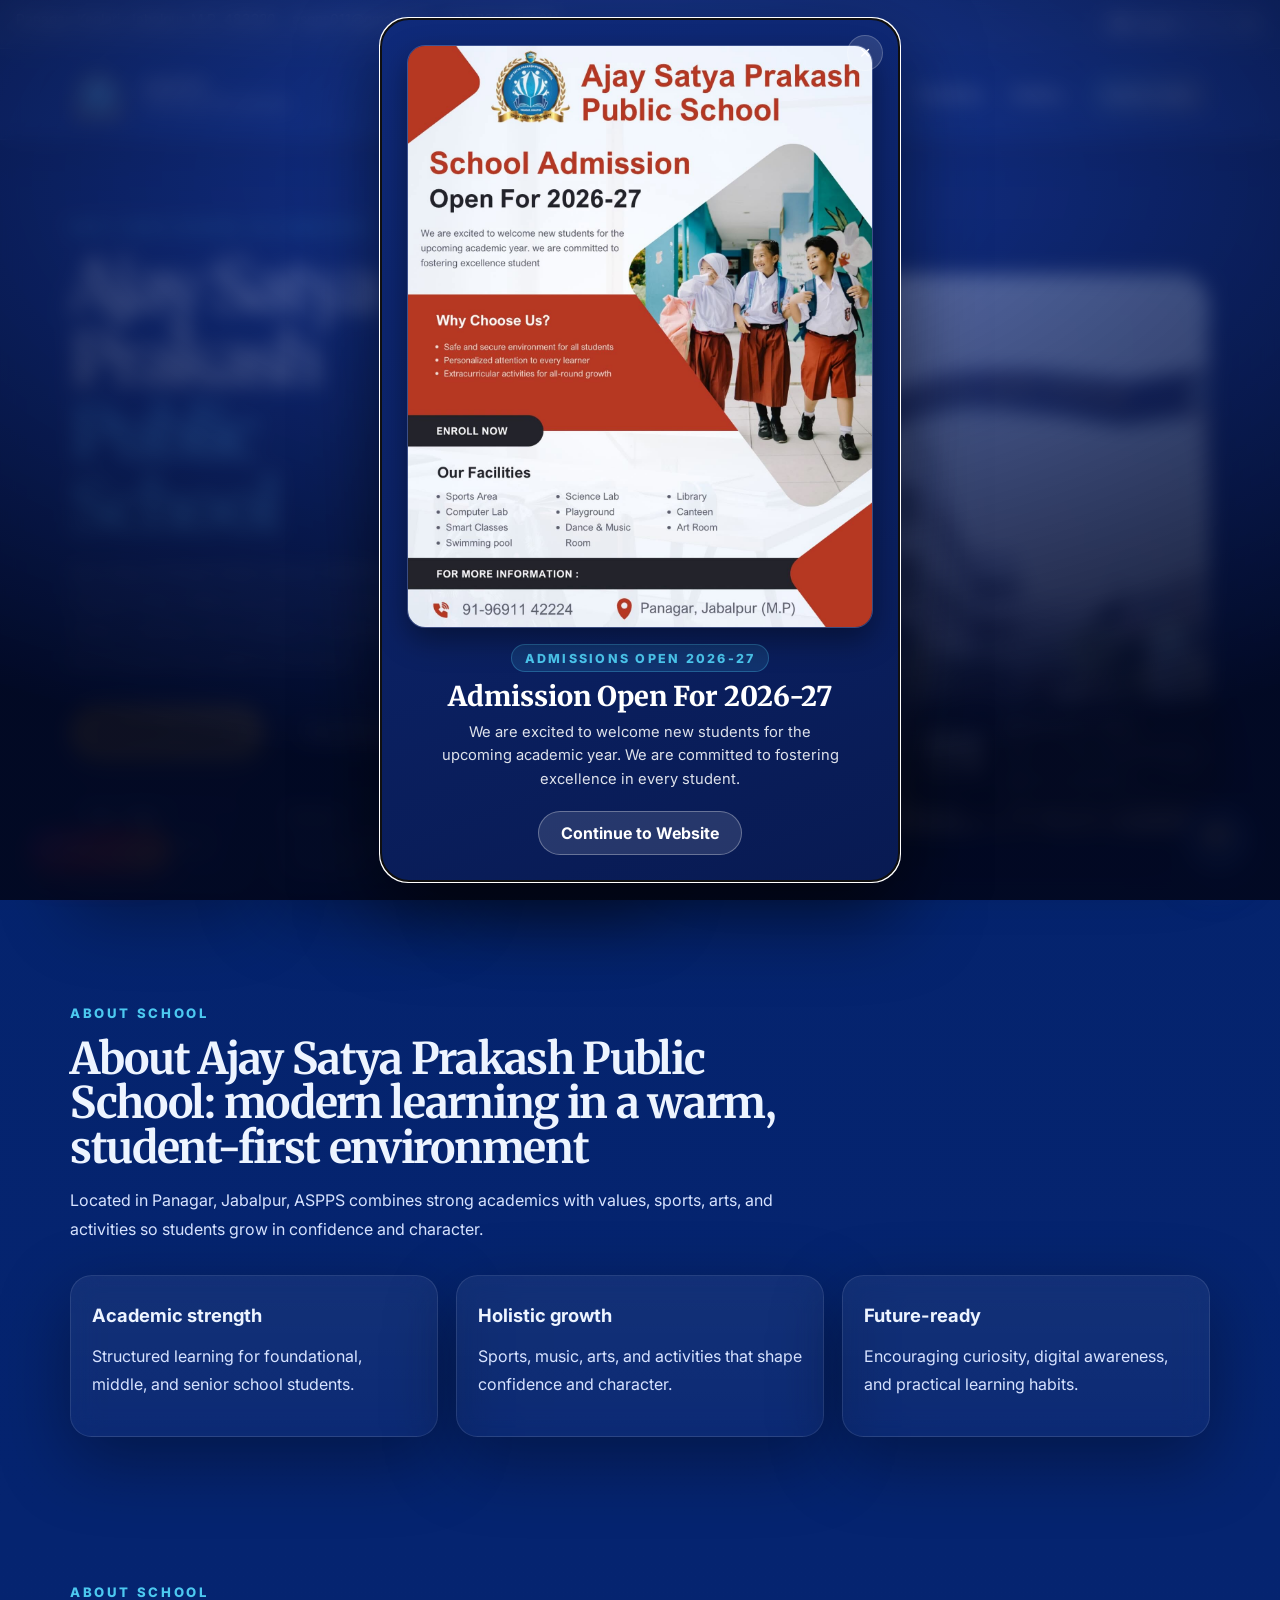
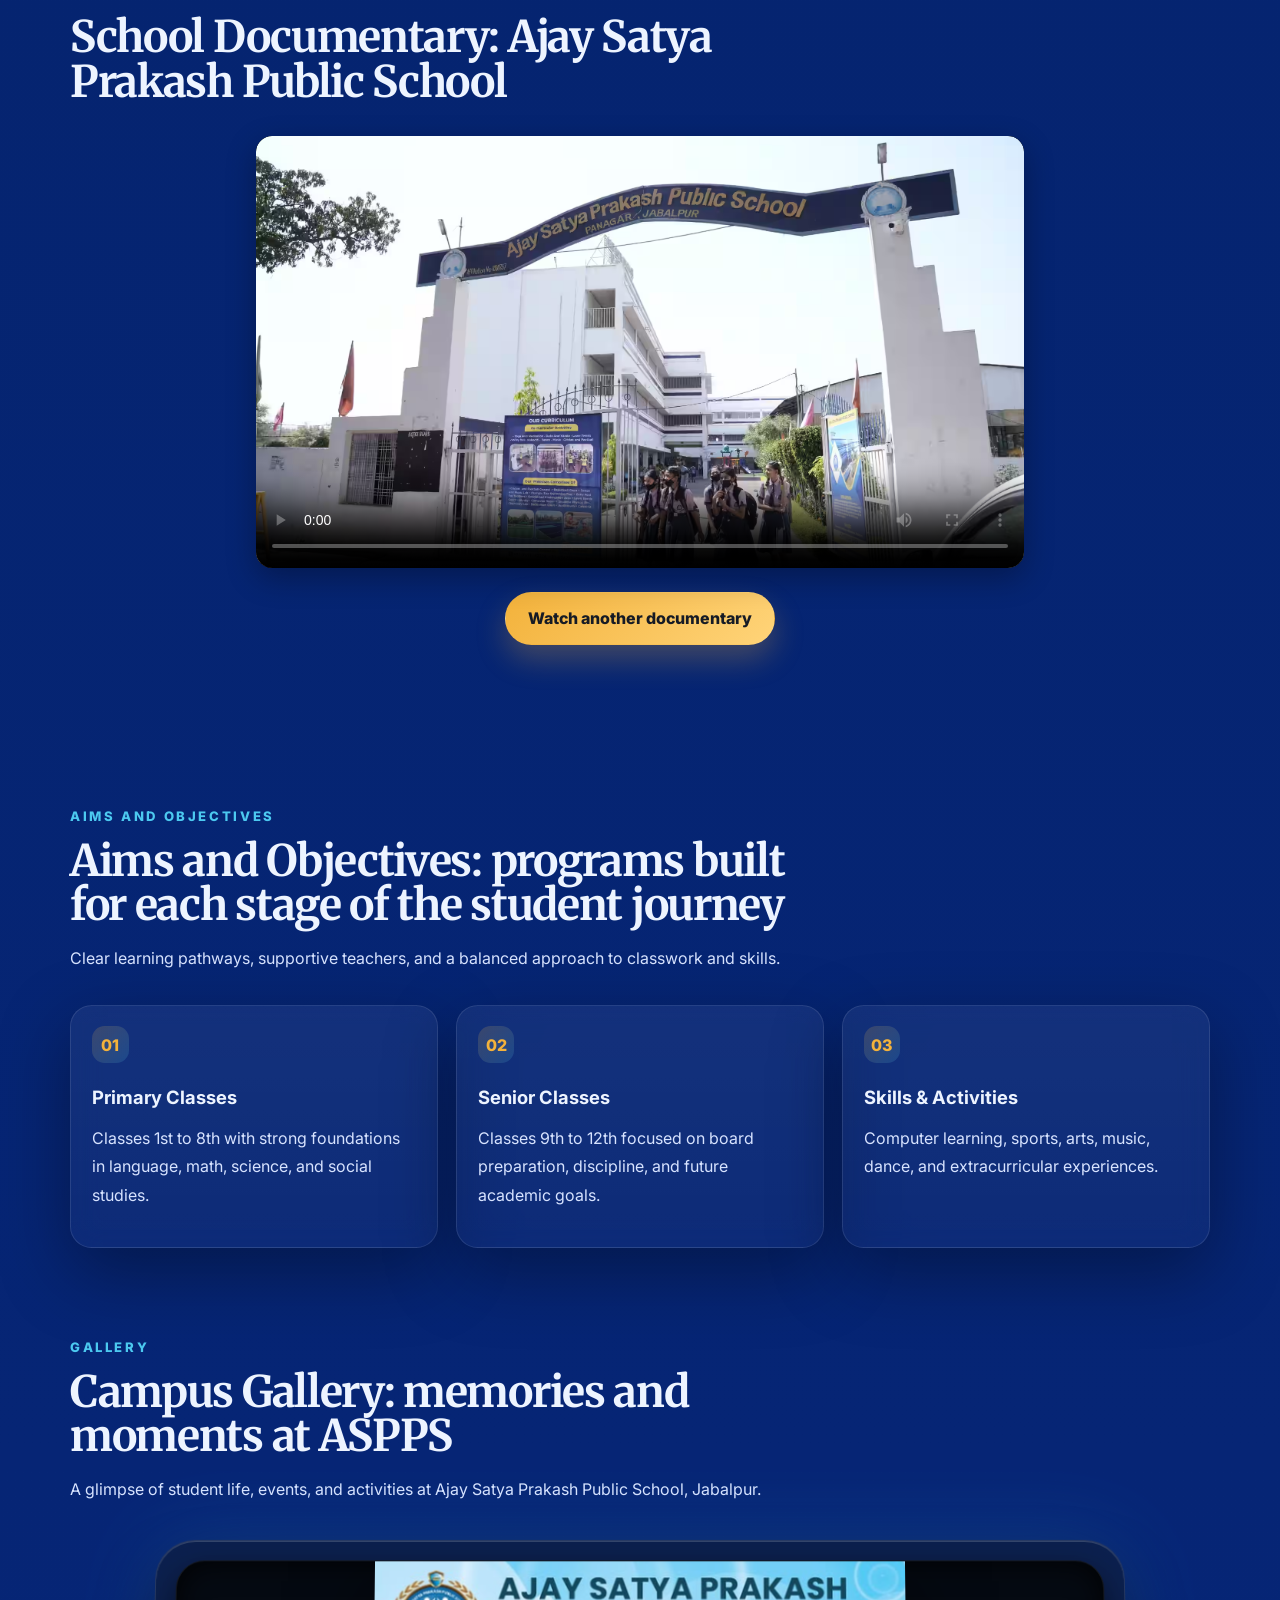
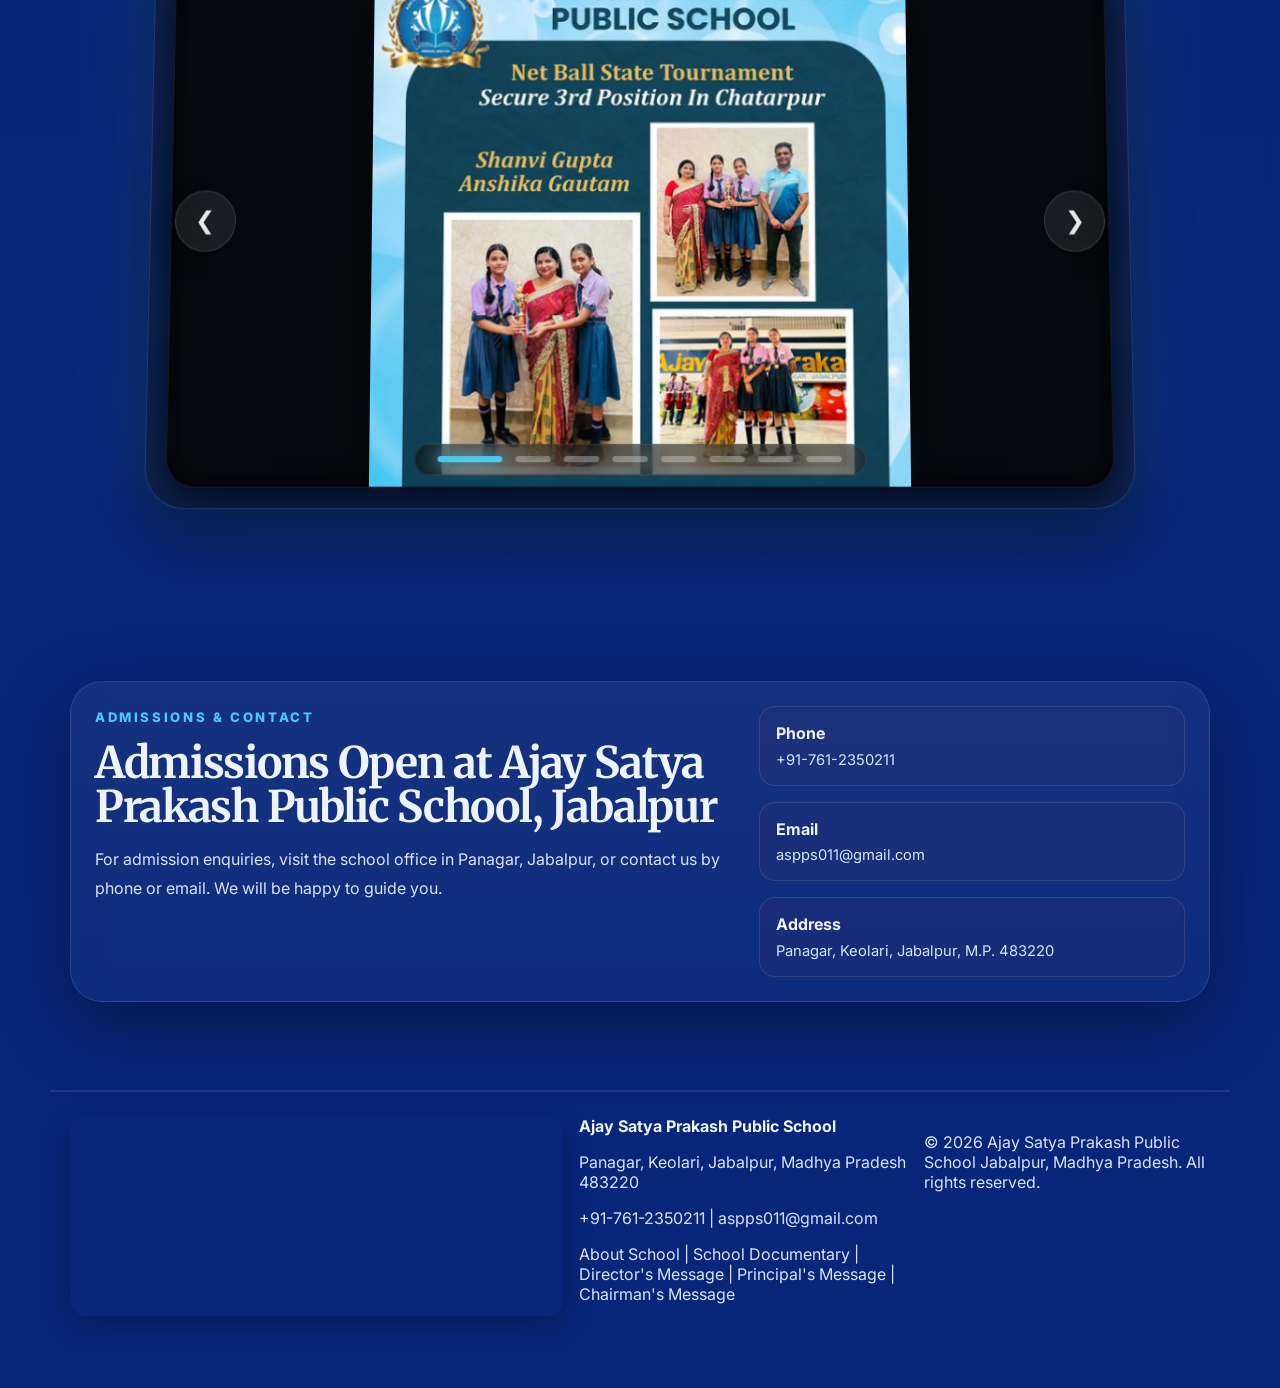
<file: index.html>
<!DOCTYPE html>
<html lang="en-IN">
<head>
  <meta charset="UTF-8">
  <meta name="viewport" content="width=device-width, initial-scale=1.0">
  <title>Ajay Satya Prakash Public School, Panagar, Jabalpur | CBSE</title>
  <meta name="description" content="Ajay Satya Prakash Public School (ASPPS), Panagar, Jabalpur - CBSE school for Class 1 to 12. Admissions open. View campus, documentary and contact details.">
  <meta name="robots" content="index, follow, max-image-preview:large">
  <meta name="theme-color" content="#1e3a8a">
  <link rel="canonical" href="https://www.ajaysatyaprakashschool.in/">
  <link rel="icon" href="images/logoo.png" type="image/png">
  <link rel="apple-touch-icon" href="images/logoo.png">

  <!-- Open Graph (WhatsApp / Facebook previews) -->
  <meta property="og:type" content="website">
  <meta property="og:site_name" content="Ajay Satya Prakash Public School">
  <meta property="og:locale" content="en_IN">
  <meta property="og:url" content="https://www.ajaysatyaprakashschool.in/">
  <meta property="og:title" content="Ajay Satya Prakash Public School, Panagar, Jabalpur | CBSE">
  <meta property="og:description" content="CBSE school in Panagar, Jabalpur for Class 1 to 12. Admissions open. Explore our campus, documentary and contact details.">
  <meta property="og:image" content="https://www.ajaysatyaprakashschool.in/images/aspps_one.jpg">
  <meta property="og:image:alt" content="Ajay Satya Prakash Public School campus, Panagar, Jabalpur">
  <meta name="twitter:card" content="summary_large_image">
  <meta name="twitter:title" content="Ajay Satya Prakash Public School, Panagar, Jabalpur | CBSE">
  <meta name="twitter:description" content="CBSE school in Panagar, Jabalpur for Class 1 to 12. Admissions open.">
  <meta name="twitter:image" content="https://www.ajaysatyaprakashschool.in/images/aspps_one.jpg">

  <link rel="preconnect" href="https://fonts.googleapis.com">
  <link rel="preconnect" href="https://fonts.gstatic.com" crossorigin>
  <link href="https://fonts.googleapis.com/css2?family=Inter:wght@400;500;600;700;800&amp;family=Merriweather:wght@700;900&amp;display=swap" rel="stylesheet">
  <link rel="stylesheet" href="style.min.css">
  <style>
    /* Google Translate CSS Overrides & Custom Switcher */
    body { top: 0 !important; }
    .skiptranslate iframe { display: none !important; }
    #google_translate_element { display: none !important; }
    
    .custom-lang-selector {
      margin-left: auto;
      position: relative;
      display: flex;
      align-items: center;
      gap: 6px;
      background: rgba(255, 255, 255, 0.1);
      padding: 4px 12px;
      border-radius: 20px;
      cursor: pointer;
      border: 1px solid rgba(255, 255, 255, 0.2);
      transition: background 0.3s ease;
    }
    .custom-lang-selector:hover {
      background: rgba(255, 255, 255, 0.2);
    }
    .custom-lang-selector svg {
      width: 16px;
      height: 16px;
      fill: #fff;
    }
    .custom-lang-selector select {
      background: transparent;
      border: none;
      color: #fff;
      font-size: 13px;
      font-family: inherit;
      cursor: pointer;
      outline: none;
      -webkit-appearance: none;
      -moz-appearance: none;
      appearance: none;
      padding-right: 12px;
    }
    .custom-lang-selector select option {
      background: #1e3a8a;
      color: #fff;
    }
    .custom-lang-selector::after {
      content: "▼";
      font-size: 9px;
      color: #fff;
      position: absolute;
      right: 10px;
      pointer-events: none;
    }

    /* Responsive Video Section Custom Styles */
    .video-container-wrapper {
      max-width: 800px;
      margin: 0 auto;
      padding: 0 1rem;
    }

    .video-responsive {
      position: relative;
      width: 100%;
      padding-bottom: 56.25%; /* Maintains a clean 16:9 widescreen ratio */
      height: 0;
      border-radius: 16px;
      overflow: hidden;
      box-shadow: 0 10px 30px rgba(0, 0, 0, 0.3);
      background: #000;
    }

    .video-responsive video {
      position: absolute;
      top: 0;
      left: 0;
      width: 100%;
      height: 100%;
      object-fit: cover;
      border-radius: 16px;
    }
  </style>

  <!-- Structured data: tells Google who the school is -->
  <script type="application/ld+json">
  {
    "@context": "https://schema.org",
    "@graph": [
      {
        "@type": "WebSite",
        "@id": "https://www.ajaysatyaprakashschool.in/#website",
        "url": "https://www.ajaysatyaprakashschool.in/",
        "name": "Ajay Satya Prakash Public School",
        "alternateName": ["ASPPS", "Ajay Satya Prakash School"],
        "inLanguage": "en-IN"
      },
      {
        "@type": "School",
        "@id": "https://www.ajaysatyaprakashschool.in/#school",
        "name": "Ajay Satya Prakash Public School",
        "alternateName": ["ASPPS", "Ajay Satya Prakash School"],
        "description": "Ajay Satya Prakash Public School is a CBSE school in Panagar, Jabalpur, Madhya Pradesh for Class 1 to 12.",
        "url": "https://www.ajaysatyaprakashschool.in/",
        "logo": "https://www.ajaysatyaprakashschool.in/images/logoo.png",
        "image": "https://www.ajaysatyaprakashschool.in/images/aspps_one.jpg",
        "email": "aspps011@gmail.com",
        "telephone": "+91-761-2350211",
        "address": {
          "@type": "PostalAddress",
          "streetAddress": "Panagar, Keolari",
          "addressLocality": "Jabalpur",
          "addressRegion": "Madhya Pradesh",
          "postalCode": "483220",
          "addressCountry": "IN"
        },
        "geo": {
          "@type": "GeoCoordinates",
          "latitude": 23.2696051,
          "longitude": 79.9791909
        }
      }
    ]
  }
  </script>
</head>
<body>
  <header class="site-header">
    <div class="topbar">
      <div class="topbar__item">Panagar, Keolari, Jabalpur, M.P. 483220</div>
      <div class="topbar__item"><a href="mailto:aspps011@gmail.com" style="color:inherit">aspps011@gmail.com</a></div>
      <div class="topbar__item"><a href="tel:+917612350211" style="color:inherit">+91-761-2350211</a></div>
      
      <!-- Hidden Google Translate Element -->
      <div id="google_translate_element"></div>
      
      <!-- Custom Attractive Language Switcher -->
      <div class="custom-lang-selector" aria-label="Select Language">
        <svg viewBox="0 0 24 24"><path d="M11.99 2C6.47 2 2 6.48 2 12s4.47 10 9.99 10C17.52 22 22 17.52 22 12S17.52 2 11.99 2zm6.93 6h-2.95c-.32-1.25-.78-2.45-1.38-3.56 1.84.63 3.37 1.91 4.33 3.56zM12 4.04c.83 1.2 1.48 2.53 1.91 3.96h-3.82c.43-1.43 1.08-2.76 1.91-3.96zM4.26 14C4.1 13.36 4 12.69 4 12s.1-1.36.26-2h3.38c-.08.66-.14 1.32-.14 2 0 .68.06 1.34.14 2H4.26zm.82 2h2.95c.32 1.25.78 2.45 1.38 3.56-1.84-.63-3.37-1.9-4.33-3.56zm2.95-8H5.08c.96-1.66 2.49-2.93 4.33-3.56C8.81 5.55 8.35 6.75 8.03 8zM12 19.96c-.83-1.2-1.48-2.53-1.91-3.96h3.82c-.43 1.43-1.08 2.76-1.91 3.96zM14.34 14H9.66c-.09-.66-.16-1.32-.16-2 0-.68.07-1.35.16-2h4.68c.09.65.16 1.32.16 2 0 .68-.07 1.34-.16 2zm.25 5.56c.6-1.11 1.06-2.31 1.38-3.56h2.95c-.96 1.65-2.49 2.93-4.33 3.56zM16.36 14c.08-.66.14-1.32.14-2 0-.68-.06-1.34-.14-2h3.38c.16.64.26 1.31.26 2s-.1 1.36-.26 2h-3.38z"/></svg>
        <select id="customLanguageSelect" onchange="translatePage(this.value)">
          <option value="en">English</option>
          <option value="hi">हिन्दी (Hindi)</option>
          <option value="mr">मराठी (Marathi)</option>
          <option value="gu">ગુજરાતી (Gujarati)</option>
          <option value="ta">தமிழ் (Tamil)</option>
          <option value="te">తెలుగు (Telugu)</option>
        </select>
      </div>
    </div>

    <nav class="nav">
      <a class="brand" href="/" aria-label="Ajay Satya Prakash Public School home">
        <img src="images/logoo.png" alt="Ajay Satya Prakash Public School logo" class="brand__logo">
        <span class="brand__text">
          <strong>ASPPS</strong>
          <small>Learning with purpose</small>
        </span>
      </a>

      <button class="nav__toggle" type="button" aria-expanded="false" aria-controls="nav-links" id="menuToggle">Menu</button>

      <div class="nav__links" id="nav-links">
        <div class="nav-item">
          <button class="nav-link" type="button">About School</button>
          <div class="dropdown">
            <a href="campus-info.html">About School</a>
            <a href="#aims">Aims and Objectives</a>
            <a href="school_info_page.html">School Information</a>
            <a href="documentary.html">School Documentary</a>
          </div>
        </div>

        <div class="nav-item">
          <button class="nav-link" type="button">Administration</button>
          <div class="dropdown">
            <a href="director-message.html">Director's Message</a>
            <a href="principal-message.html">Principal's Message</a>
            <a href="chairman-message.html">Chairman's Message</a>
            <a href="pdf/staff_details.pdf">Staff Details</a>
          </div>
        </div>

        <div class="nav-item">
          <button class="nav-link" type="button">Academics</button>
          <div class="dropdown">
            <a href="#admission">Admission</a>
            <!--<a href="#terms">Terms and Conditions</a>-->
            <a href="aspps_page_under_construction.html">CBSE Mandatory Disclosure</a>
          </div>
        </div>

        <div class="nav-item">
          <button class="nav-link" type="button">Students</button>
          <div class="dropdown">
            <a href="news.html">News and Updates</a>
          </div>
        </div>

        <div class="nav-item">
          <button class="nav-link" type="button">Facilities</button>
          <div class="dropdown">
            <a href="campus-info.html">Infrastructure</a>
            <!--<a href="#laboratories">Laboratories</a>-->
            <!--<a href="#library">Library</a>-->
            <!--<a href="#features">Features</a>-->
          </div>
        </div>

        <a class="nav-link nav-link--simple" href="#gallery">Gallery</a>

        <div class="nav-item">
          <button class="nav-link nav-link--pill" type="button">Quick Links</button>
          <div class="dropdown dropdown--right">
            <a href="#contact">Contact Us</a>
            <a href="aspps_page_under_construction.html">Uploaded TC</a>
          </div>
        </div>
      </div>
    </nav>
  </header>

  <main id="home">
    <section class="hero">
      <div class="hero__content">
        <div class="eyebrow">Best CBSE School in Jabalpur</div>
        <h1 class="hero__title">
          <span>Ajay Satya</span>
          <span>Prakash</span>
          <span>Public School</span>
        </h1>
        <p>
          Ajay Satya Prakash Public School (ASPPS) in Panagar, Jabalpur, Madhya Pradesh offers
          CBSE education from Class 1 to 12, built on strong academics, values, creativity, and confidence.
          We help every student develop the skills and character they need for the future.
        </p>
        <div class="hero__actions">
          <a class="btn btn--primary" href="#contact">Admission Enquiry</a>
          <a class="btn btn--ghost" href="campus-info.html">View School Campus</a>
        </div>

        <div class="hero__stats">
          <div class="stat">
            <strong>1st - 12th</strong>
            <span>Complete school journey</span>
          </div>
          <div class="stat">
            <strong>Values</strong>
            <span>Discipline and confidence</span>
          </div>
          <div class="stat">
            <strong>Activities</strong>
            <span>Sports, arts, and learning</span>
          </div>
        </div>
      </div>

      <div class="hero__visual">
        <div class="hero__card hero__card--main">
          <img src="images/as.avif" alt="Ajay Satya Prakash Public School campus in Panagar, Jabalpur" class="hero__image" fetchpriority="high" decoding="async">
        </div>
        <div class="hero__card hero__card--floating">
          <img src="images/aspps.png" alt="Ajay Satya Prakash Public School admissions open banner" class="hero__badge" loading="lazy" decoding="async">
          <div>
            <strong>Admissions Open</strong>
            <p>Build a strong foundation for a successful future.</p>
          </div>
        </div>
      </div>
    </section>

    <section class="section" id="about-school">
      <div class="section__heading">
        <span class="section__eyebrow">About School</span>
        <h2>About Ajay Satya Prakash Public School: modern learning in a warm, student-first environment</h2>
        <p>Located in Panagar, Jabalpur, ASPPS combines strong academics with values, sports, arts, and activities so students grow in confidence and character.</p>
      </div>
      <div class="feature-grid">
        <article class="feature-card"><h3>Academic strength</h3><p>Structured learning for foundational, middle, and senior school students.</p></article>
        <article class="feature-card"><h3>Holistic growth</h3><p>Sports, music, arts, and activities that shape confidence and character.</p></article>
        <article class="feature-card"><h3>Future-ready</h3><p>Encouraging curiosity, digital awareness, and practical learning habits.</p></article>
      </div>
    </section>

    <section class="section" id="documentary">
      <div class="section__heading">
        <span class="section__eyebrow">About School</span>
        <h2>School Documentary: Ajay Satya Prakash Public School</h2>
      </div>

      <!-- Re-designed Responsive Video Container -->
      <div class="video-container-wrapper">
        <div class="video-responsive">
          <video 
            class="documentary-video" 
            aria-label="Ajay Satya Prakash Public School documentary video" 
            controls 
            preload="metadata" 
            poster="images/as.avif">
            <source src="videos/clip.mp4" type="video/mp4">
            Your browser does not support the video tag.
          </video>
        </div>
      </div>

      <p style="text-align:center; margin-top:1.5rem;">
        <a class="btn btn--primary" href="documentary.html">Watch another documentary</a>
      </p>
    </section>

     <section class="section section--split" id="aims">
      <div class="section__heading section__heading--left">
        <span class="section__eyebrow">Aims and Objectives</span>
        <h2>Aims and Objectives: programs built for each stage of the student journey</h2>
        <p>Clear learning pathways, supportive teachers, and a balanced approach to classwork and skills.</p>
      </div>
      <div class="cards-grid">
        <article class="program-card"><div class="program-card__index">01</div><h3>Primary Classes</h3><p>Classes 1st to 8th with strong foundations in language, math, science, and social studies.</p></article>
        <article class="program-card"><div class="program-card__index">02</div><h3>Senior Classes</h3><p>Classes 9th to 12th focused on board preparation, discipline, and future academic goals.</p></article>
        <article class="program-card"><div class="program-card__index">03</div><h3>Skills & Activities</h3><p>Computer learning, sports, arts, music, dance, and extracurricular experiences.</p></article>
      </div>
    </section>


    <section class="section gallery-showcase" id="gallery">
      <div class="section__heading">
        <span class="section__eyebrow">Gallery</span>
        <h2>Campus Gallery: memories and moments at ASPPS</h2>
        <p>A glimpse of student life, events, and activities at Ajay Satya Prakash Public School, Jabalpur.</p>
      </div>

      <div class="slideshow" aria-label="Campus memories slideshow">
        <div class="slideshow__viewport">
          <article class="slide is-active"><img src="images/one.png" alt="Students and campus life at Ajay Satya Prakash Public School, Jabalpur"></article>
          <article class="slide is-active"><img src="images/jsccc.jpg" alt="Students and campus life at Ajay Satya Prakash Public School, Jabalpur"></article>
          <article class="slide"><img src="images/aspps_one.jpg" alt="Ajay Satya Prakash Public School campus and students" loading="lazy" decoding="async"></article>
          <article class="slide"><img src="images/aspps_two.jpg" alt="School activity at Ajay Satya Prakash Public School, Panagar" loading="lazy" decoding="async"></article>
          <article class="slide"><img src="images/four.jpg" alt="Students at Ajay Satya Prakash Public School, Jabalpur" loading="lazy" decoding="async"></article>
          <article class="slide"><img src="images/aspps_three.jpg" alt="Event at Ajay Satya Prakash Public School, Panagar Jabalpur" loading="lazy" decoding="async"></article>
          <article class="slide"><img src="images/aspps_four.jpg" alt="School celebration at Ajay Satya Prakash Public School" loading="lazy" decoding="async"></article>
          <article class="slide"><img src="images/eleven.jpg" alt="School celebration at Ajay Satya Prakash Public School" loading="lazy" decoding="async"></article>
        </div>
        <button class="slideshow__btn slideshow__btn--prev" type="button" aria-label="Previous slide" id="slidePrev">&#10094;</button>
        <button class="slideshow__btn slideshow__btn--next" type="button" aria-label="Next slide" id="slideNext">&#10095;</button>
        <div class="slideshow__dots" id="slideDots" aria-label="Slideshow controls"></div>
      </div>
    </section>

   
    <!-- <section class="section" id="news">
      <div class="cta-panel">
        <div>
          <span class="section__eyebrow">Students</span>
          <h2>News and updates</h2>
          <p>Announcements, circulars, exam schedules, achievements, and student activities from Ajay Satya Prakash Public School.</p>
        </div>
        <div class="contact-grid">
          <div><strong>Updates</strong><span>Notice board ready</span></div>
          <div><strong>Communication</strong><span>Latest school news</span></div>
          <div><strong>Student focus</strong><span>Events and achievements</span></div>
        </div>
      </div>
    </section> -->

    <div id="admission"></div>
    <section class="section section--cta" id="contact">
      <div class="cta-panel">
        <div>
          <span class="section__eyebrow">Admissions & Contact</span>
          <h2>Admissions Open at Ajay Satya Prakash Public School, Jabalpur</h2>
          <p>
            For admission enquiries, visit the school office in Panagar, Jabalpur, or contact us
            by phone or email. We will be happy to guide you.
          </p>
        </div>
        <div class="contact-grid">
          <div><strong>Phone</strong><span><a href="tel:+917612350211" style="color:inherit">+91-761-2350211</a></span></div>
          <div><strong>Email</strong><span><a href="mailto:aspps011@gmail.com" style="color:inherit">aspps011@gmail.com</a></span></div>
          <div><strong>Address</strong><span>Panagar, Keolari, Jabalpur, M.P. 483220</span></div>
        </div>
      </div>
    </section>
  </main>

  <footer class="site-footer">
    <div class="footer-map" style="width: 100%; border-radius: 16px; overflow: hidden; margin-bottom: 2rem; box-shadow: 0 10px 30px rgba(0,0,0,0.25);">
      <iframe src="https://www.google.com/maps/embed?pb=!1m18!1m12!1m3!1d3072.2384226062413!2d79.9791909844836!3d23.2696051597517!2m3!1f0!2f0!3f0!3m2!1i1024!2i768!4f13.1!3m3!1m2!1s0x3981a5ce4835913f%3A0x2c936987c5fdc0fb!2sAjay%20Satya%20Prakash%20Senior%20Secondary%20School%20%7C%20Best%20School%20%7C%20Best%20School%20For%20Kids%20%7C%20Best%20School%20In%20Panagar!5e0!3m2!1sen!2sin!4v1785653124131!5m2!1sen!2sin" width="100%" height="200" style="border:0; display: block;" title="Map: Ajay Satya Prakash Public School, Panagar, Jabalpur" allowfullscreen="" loading="lazy" referrerpolicy="strict-origin-when-cross-origin"></iframe>
    </div>
    <div>
      <strong>Ajay Satya Prakash Public School</strong>
      <address style="font-style:normal">
        <p>Panagar, Keolari, Jabalpur, Madhya Pradesh 483220</p>
        <p>
          <a href="tel:+917612350211" style="color:inherit">+91-761-2350211</a> |
          <a href="mailto:aspps011@gmail.com" style="color:inherit">aspps011@gmail.com</a>
        </p>
      </address>
      <nav aria-label="Footer links">
        <p>
          <a href="campus-info.html" style="color:inherit">About School</a> |
          <a href="documentary.html" style="color:inherit">School Documentary</a> |
          <a href="director-message.html" style="color:inherit">Director's Message</a> |
          <a href="principal-message.html" style="color:inherit">Principal's Message</a> |
          <a href="chairman-message.html" style="color:inherit">Chairman's Message</a>
        </p>
      </nav>
    </div>
    <p>&copy; 2026 Ajay Satya Prakash Public School Jabalpur, Madhya Pradesh. All rights reserved.</p>
  </footer>

  <script>
    const toggleButton = document.getElementById('menuToggle');
    const navLinks = document.getElementById('nav-links');

    toggleButton.addEventListener('click', () => {
      const isOpen = navLinks.classList.toggle('nav__links--open');
      toggleButton.setAttribute('aria-expanded', String(isOpen));
    });

    navLinks.querySelectorAll('button.nav-link').forEach((button) => {
      button.addEventListener('click', () => {
        const item = button.parentElement;
        const open = item.classList.toggle('nav-item--open');
        navLinks.querySelectorAll('.nav-item').forEach((other) => {
          if (other !== item) other.classList.remove('nav-item--open');
        });
        item.classList.toggle('nav-item--open', open);
      });
    });

    navLinks.querySelectorAll('a').forEach((link) => {
      link.addEventListener('click', () => {
        navLinks.classList.remove('nav__links--open');
        toggleButton.setAttribute('aria-expanded', 'false');
        navLinks.querySelectorAll('.nav-item').forEach((item) => item.classList.remove('nav-item--open'));
      });
    });

    const slides = Array.from(document.querySelectorAll('.slide'));
    const dotsWrap = document.getElementById('slideDots');
    const prevBtn = document.getElementById('slidePrev');
    const nextBtn = document.getElementById('slideNext');
    let activeSlide = 0;
    let slideshowTimer = null;

    if (slides.length && dotsWrap && prevBtn && nextBtn) {
      const setActive = (index) => {
        activeSlide = (index + slides.length) % slides.length;
        slides.forEach((slide, i) => slide.classList.toggle('is-active', i === activeSlide));
        dotsWrap.querySelectorAll('button').forEach((dot, i) => dot.classList.toggle('is-active', i === activeSlide));
      };

      const restart = () => {
        if (slideshowTimer) clearInterval(slideshowTimer);
        slideshowTimer = setInterval(() => setActive(activeSlide + 1), 4500);
      };

      slides.forEach((_, index) => {
        const dot = document.createElement('button');
        dot.type = 'button';
        dot.setAttribute('aria-label', `Go to slide ${index + 1}`);
        dot.addEventListener('click', () => {
          setActive(index);
          restart();
        });
        dotsWrap.appendChild(dot);
      });

      prevBtn.addEventListener('click', () => {
        setActive(activeSlide - 1);
        restart();
      });

      nextBtn.addEventListener('click', () => {
        setActive(activeSlide + 1);
        restart();
      });

      setActive(0);
      restart();
    }
  </script>
 <link rel="stylesheet" href="assets/chatbot/chatbot.css?v=3">
  <div id="aspps-ai"></div>
<script src="assets/chatbot/chatbot.js?v=3"></script>

  <!-- AI Text-to-Speech Accessibility -->
  <script src="assets/tts/text-to-speech.js"></script>

  <!-- Google Translate AI (Multilingual Support) -->
  <script type="text/javascript">
    function googleTranslateElementInit() {
      new google.translate.TranslateElement({
        pageLanguage: 'en',
        includedLanguages: 'en,hi,mr,gu,ta,te',
        autoDisplay: false
      }, 'google_translate_element');
    }

    function translatePage(lang) {
      var select = document.querySelector('.goog-te-combo');
      if (select) {
        select.value = lang;
        select.dispatchEvent(new Event('change'));
      }
    }
  </script>
  <script type="text/javascript" src="//translate.google.com/translate_a/element.js?cb=googleTranslateElementInit"></script>
  <script src="maintenance-popup.js"></script>
</body>
</html>
</file>
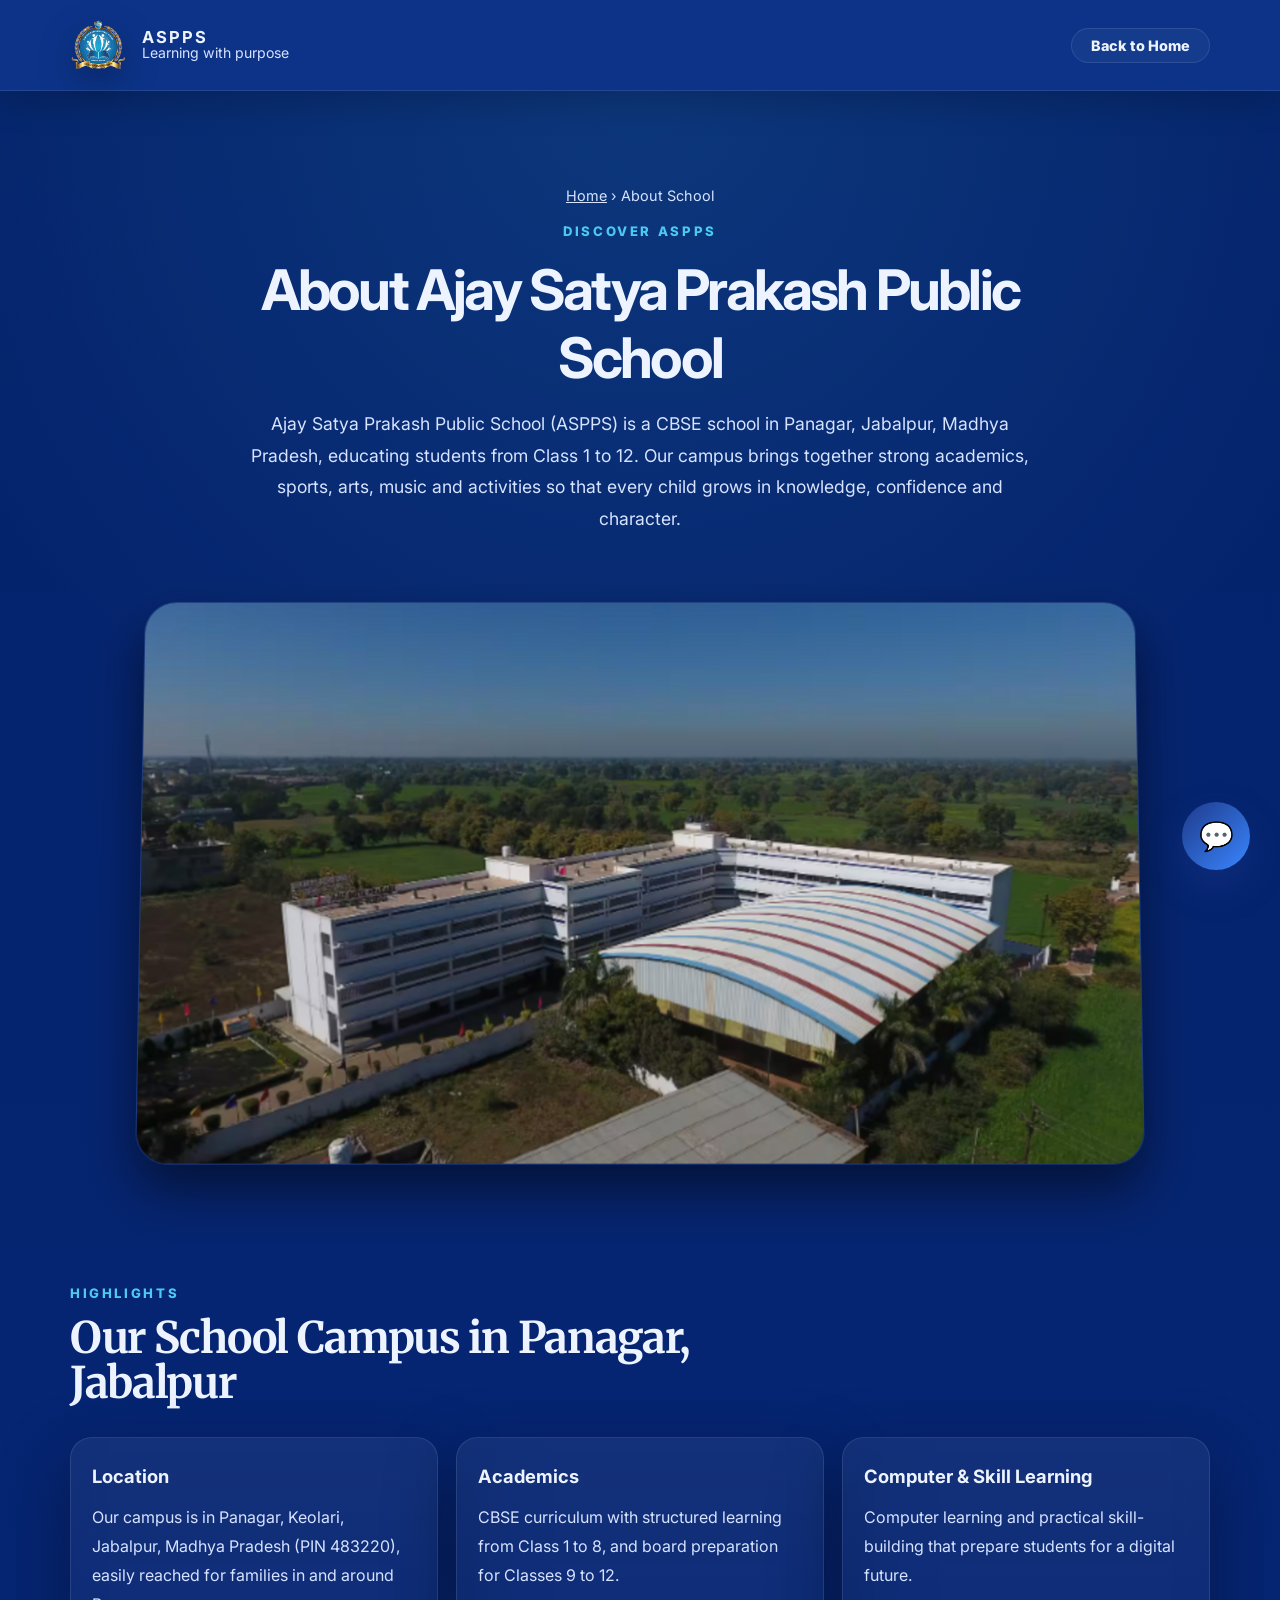
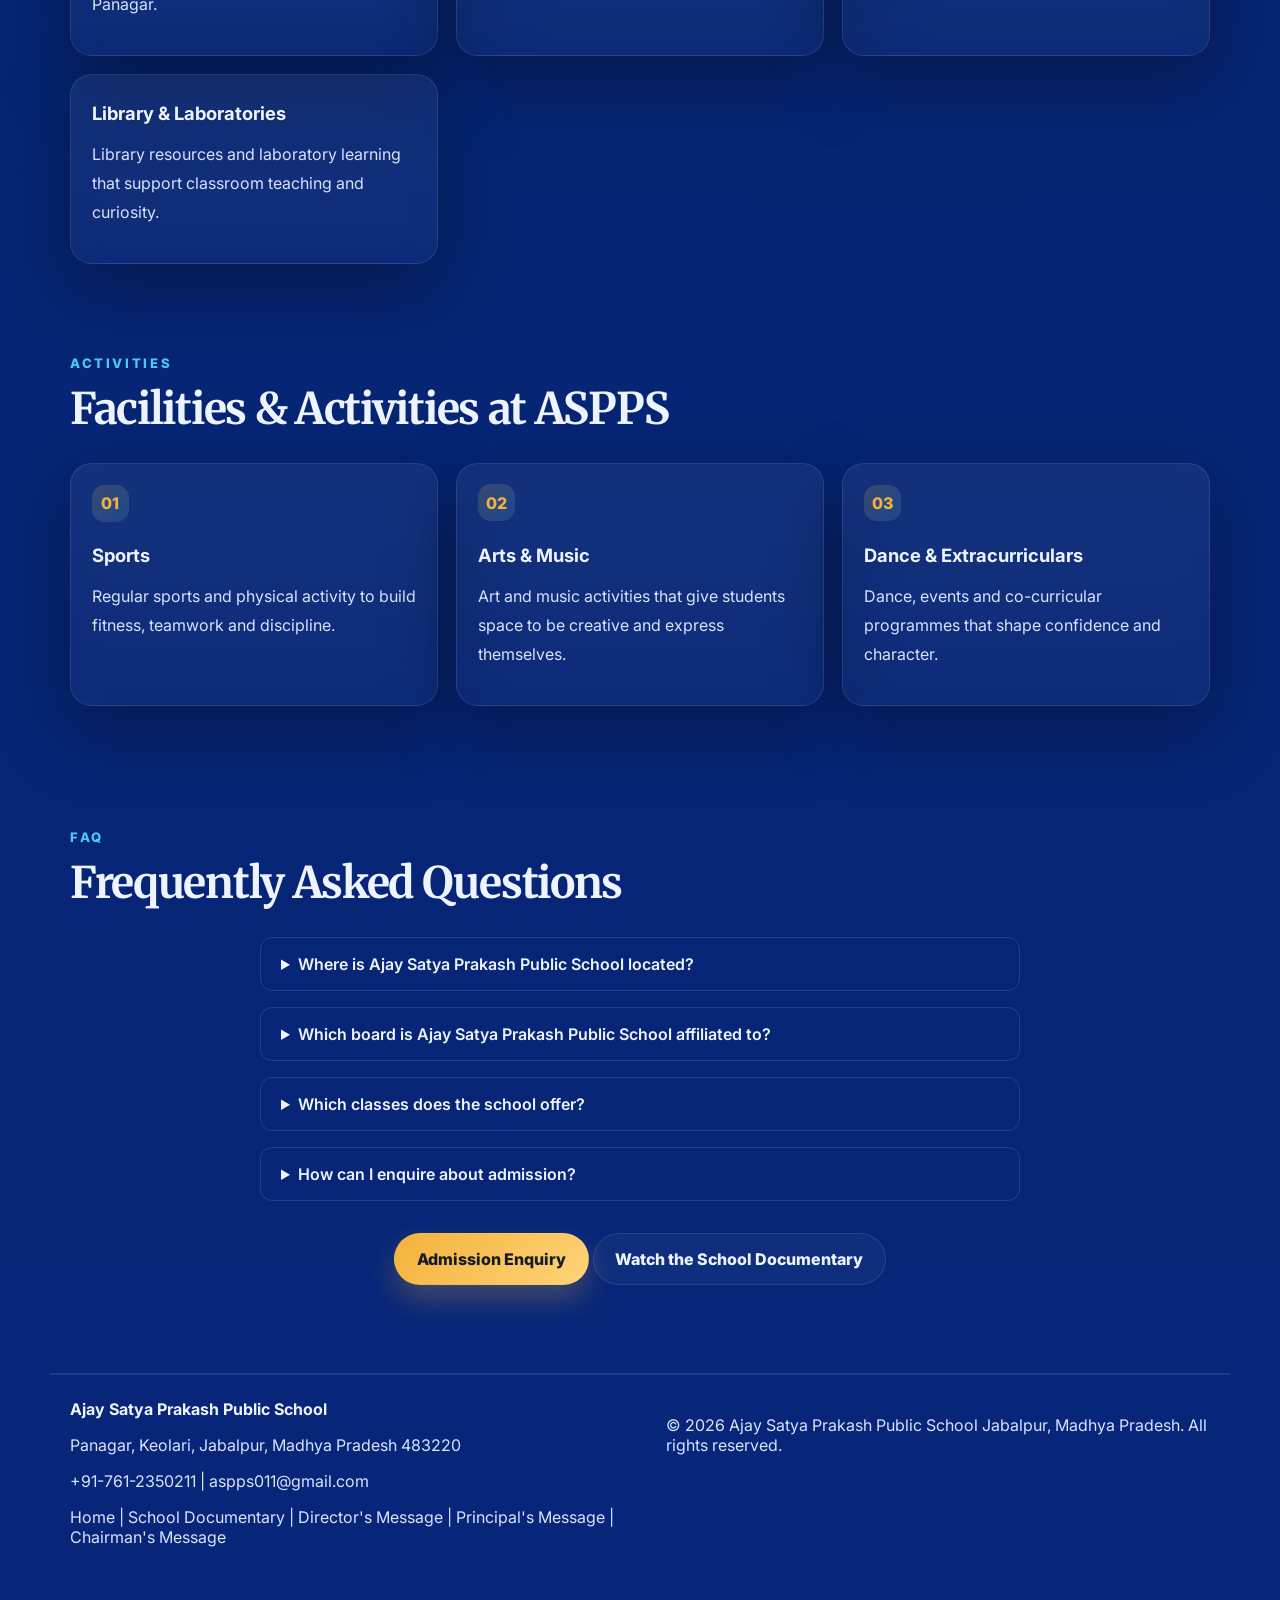
<file: campus-info.html>
<!DOCTYPE html>
<html lang="en-IN">
<head>
  <meta charset="UTF-8">
  <meta name="viewport" content="width=device-width, initial-scale=1.0">
  <title>About Our School & Campus | Ajay Satya Prakash Public School</title>
  <meta name="description" content="Learn about Ajay Satya Prakash Public School (ASPPS), a CBSE school in Panagar, Jabalpur for Class 1 to 12. Explore our campus, academics, sports, arts and activities.">
  <meta name="robots" content="index, follow, max-image-preview:large">
  <meta name="theme-color" content="#1e3a8a">
  <link rel="canonical" href="https://www.ajaysatyaprakashschool.in/campus-info.html">
  <link rel="icon" href="images/logoo.png" type="image/png">
  <link rel="apple-touch-icon" href="images/logoo.png">

  <!-- Open Graph (WhatsApp / Facebook previews) -->
  <meta property="og:type" content="website">
  <meta property="og:site_name" content="Ajay Satya Prakash Public School">
  <meta property="og:locale" content="en_IN">
  <meta property="og:url" content="https://www.ajaysatyaprakashschool.in/campus-info.html">
  <meta property="og:title" content="About Our School & Campus | Ajay Satya Prakash Public School">
  <meta property="og:description" content="CBSE school in Panagar, Jabalpur for Class 1 to 12. Explore our campus, academics, sports, arts and activities.">
  <meta property="og:image" content="https://www.ajaysatyaprakashschool.in/images/aspps_one.jpg">
  <meta property="og:image:alt" content="Ajay Satya Prakash Public School campus, Panagar, Jabalpur">
  <meta name="twitter:card" content="summary_large_image">
  <meta name="twitter:title" content="About Our School & Campus | Ajay Satya Prakash Public School">
  <meta name="twitter:description" content="CBSE school in Panagar, Jabalpur for Class 1 to 12.">
  <meta name="twitter:image" content="https://www.ajaysatyaprakashschool.in/images/aspps_one.jpg">

  <link rel="preconnect" href="https://fonts.googleapis.com">
  <link rel="preconnect" href="https://fonts.gstatic.com" crossorigin>
  <link href="https://fonts.googleapis.com/css2?family=Inter:wght@400;500;600;700;800&amp;family=Merriweather:wght@700;900&amp;display=swap" rel="stylesheet">
  <link rel="stylesheet" href="style.min.css">
  <style>
    .page-header {
      padding: 6rem 1.25rem 3rem;
      text-align: center;
      background: radial-gradient(circle at top, rgba(76, 201, 240, 0.12), transparent 60%);
    }
    .page-header p {
      max-width: 800px;
      margin: 0 auto;
      font-size: 1.1rem;
      line-height: 1.8;
      color: var(--muted);
    }
    .breadcrumb { font-size: 0.9rem; margin-bottom: 1rem; color: var(--muted); }
    .breadcrumb a { color: inherit; text-decoration: underline; }
    .faq { max-width: 800px; margin: 0 auto; padding: 0 1.25rem; }
    .faq details { margin-bottom: 1rem; padding: 1rem 1.25rem; border: 1px solid rgba(255,255,255,0.12); border-radius: 12px; }
    .faq summary { cursor: pointer; font-weight: 600; }
    .faq details p { margin-top: 0.75rem; line-height: 1.7; }
  </style>

  <!-- Structured data -->
  <script type="application/ld+json">
  {
    "@context": "https://schema.org",
    "@graph": [
      {
        "@type": "AboutPage",
        "@id": "https://www.ajaysatyaprakashschool.in/campus-info.html#webpage",
        "url": "https://www.ajaysatyaprakashschool.in/campus-info.html",
        "name": "About Our School & Campus | Ajay Satya Prakash Public School",
        "inLanguage": "en-IN",
        "isPartOf": { "@id": "https://www.ajaysatyaprakashschool.in/#website" },
        "about": { "@id": "https://www.ajaysatyaprakashschool.in/#school" },
        "breadcrumb": { "@id": "https://www.ajaysatyaprakashschool.in/campus-info.html#breadcrumb" }
      },
      {
        "@type": "BreadcrumbList",
        "@id": "https://www.ajaysatyaprakashschool.in/campus-info.html#breadcrumb",
        "itemListElement": [
          { "@type": "ListItem", "position": 1, "name": "Home", "item": "https://www.ajaysatyaprakashschool.in/" },
          { "@type": "ListItem", "position": 2, "name": "About School", "item": "https://www.ajaysatyaprakashschool.in/campus-info.html" }
        ]
      }
    ]
  }
  </script>
</head>
<body>
  <header class="site-header">
    <nav class="nav" aria-label="Main navigation">
      <a class="brand" href="/" aria-label="Ajay Satya Prakash Public School home">
        <img src="images/logoo.png" alt="Ajay Satya Prakash Public School logo" class="brand__logo">
        <span class="brand__text">
          <strong>ASPPS</strong>
          <small>Learning with purpose</small>
        </span>
      </a>
      <a class="btn btn--ghost" href="/" style="padding: 0.5rem 1.2rem; font-size: 0.9rem;">Back to Home</a>
    </nav>
  </header>

  <main id="campus-info">
    <section class="page-header">
      <nav class="breadcrumb" aria-label="Breadcrumb">
        <a href="/">Home</a> &rsaquo; <span aria-current="page">About School</span>
      </nav>
      <div class="eyebrow">Discover ASPPS</div>
      <h1 class="hero__title" style="font-size: clamp(2.2rem, 5vw, 3.5rem); margin: 1rem auto; max-width: 22ch; color: var(--text);">
        About Ajay Satya Prakash Public School
      </h1>
      <p>
        Ajay Satya Prakash Public School (ASPPS) is a CBSE school in Panagar, Jabalpur, Madhya Pradesh,
        educating students from Class 1 to 12. Our campus brings together strong academics, sports, arts,
        music and activities so that every child grows in knowledge, confidence and character.
      </p>

      <div style="margin-top: 4rem; max-width: 1000px; margin-left: auto; margin-right: auto; position: relative;">
        <div style="border-radius: 2rem; overflow: hidden; box-shadow: 0 25px 50px rgba(0,0,0,0.5); border: 1px solid rgba(255,255,255,0.1); transform: perspective(1000px) rotateX(2deg); transition: transform 0.5s ease;">
          <img src="images/as.png" alt="Campus of Ajay Satya Prakash Public School, Panagar, Jabalpur" fetchpriority="high" decoding="async" style="width: 100%; height: auto; object-fit: cover; aspect-ratio: 16/9;">
        </div>
      </div>
    </section>

    <section class="section">
      <div class="section__heading">
        <span class="section__eyebrow">Highlights</span>
        <h2>Our School Campus in Panagar, Jabalpur</h2>
      </div>
      <div class="feature-grid">
        <article class="feature-card">
          <h3>Location</h3>
          <p>Our campus is in Panagar, Keolari, Jabalpur, Madhya Pradesh (PIN 483220), easily reached for families in and around Panagar.</p>
        </article>
        <article class="feature-card">
          <h3>Academics</h3>
          <p>CBSE curriculum with structured learning from Class 1 to 8, and board preparation for Classes 9 to 12.</p>
        </article>
        <article class="feature-card">
          <h3>Computer &amp; Skill Learning</h3>
          <p>Computer learning and practical skill-building that prepare students for a digital future.</p>
        </article>
        <article class="feature-card">
          <h3>Library &amp; Laboratories</h3>
          <p>Library resources and laboratory learning that support classroom teaching and curiosity.</p>
        </article>
      </div>
    </section>

    <section class="section section--split" style="padding-top: 1rem; padding-bottom: 3rem;">
      <div class="section__heading section__heading--left">
        <span class="section__eyebrow">Activities</span>
        <h2>Facilities &amp; Activities at ASPPS</h2>
      </div>
      <div class="cards-grid">
        <article class="program-card">
          <div class="program-card__index">01</div>
          <h3>Sports</h3>
          <p>Regular sports and physical activity to build fitness, teamwork and discipline.</p>
        </article>
        <article class="program-card">
          <div class="program-card__index">02</div>
          <h3>Arts &amp; Music</h3>
          <p>Art and music activities that give students space to be creative and express themselves.</p>
        </article>
        <article class="program-card">
          <div class="program-card__index">03</div>
          <h3>Dance &amp; Extracurriculars</h3>
          <p>Dance, events and co-curricular programmes that shape confidence and character.</p>
        </article>
      </div>
    </section>

    <section class="section">
      <div class="section__heading">
        <span class="section__eyebrow">FAQ</span>
        <h2>Frequently Asked Questions</h2>
      </div>
      <div class="faq">
        <details>
          <summary>Where is Ajay Satya Prakash Public School located?</summary>
          <p>The school is at Panagar, Keolari, Jabalpur, Madhya Pradesh 483220.</p>
        </details>
        <details>
          <summary>Which board is Ajay Satya Prakash Public School affiliated to?</summary>
          <p>The school follows the CBSE (Central Board of Secondary Education) curriculum.</p>
        </details>
        <details>
          <summary>Which classes does the school offer?</summary>
          <p>ASPPS offers classes from 1st to 12th.</p>
        </details>
        <details>
          <summary>How can I enquire about admission?</summary>
          <p>Call us at <a href="tel:+917612350211">+91-761-2350211</a>, email <a href="mailto:aspps011@gmail.com">aspps011@gmail.com</a>, or visit the school office in Panagar. You can also see our <a href="/#contact">contact details</a>.</p>
        </details>
      </div>
      <p style="text-align:center; margin-top:2rem;">
        <a class="btn btn--primary" href="/#contact">Admission Enquiry</a>
        <a class="btn btn--ghost" href="documentary.html">Watch the School Documentary</a>
      </p>
    </section>
  </main>

  <footer class="site-footer">
    <div>
      <strong>Ajay Satya Prakash Public School</strong>
      <address style="font-style:normal">
        <p>Panagar, Keolari, Jabalpur, Madhya Pradesh 483220</p>
        <p>
          <a href="tel:+917612350211" style="color:inherit">+91-761-2350211</a> |
          <a href="mailto:aspps011@gmail.com" style="color:inherit">aspps011@gmail.com</a>
        </p>
      </address>
      <nav aria-label="Footer links">
        <p>
          <a href="/" style="color:inherit">Home</a> |
          <a href="documentary.html" style="color:inherit">School Documentary</a> |
          <a href="director-message.html" style="color:inherit">Director's Message</a> |
          <a href="principal-message.html" style="color:inherit">Principal's Message</a> |
          <a href="chairman-message.html" style="color:inherit">Chairman's Message</a>
        </p>
      </nav>
    </div>
    <p>&copy; 2026 Ajay Satya Prakash Public School Jabalpur, Madhya Pradesh. All rights reserved.</p>
  </footer>
  <link rel="stylesheet" href="assets/chatbot/chatbot.css">
  <div id="aspps-ai"></div>
  <script src="assets/chatbot/chatbot.js"></script>
</body>
</html>
</file>
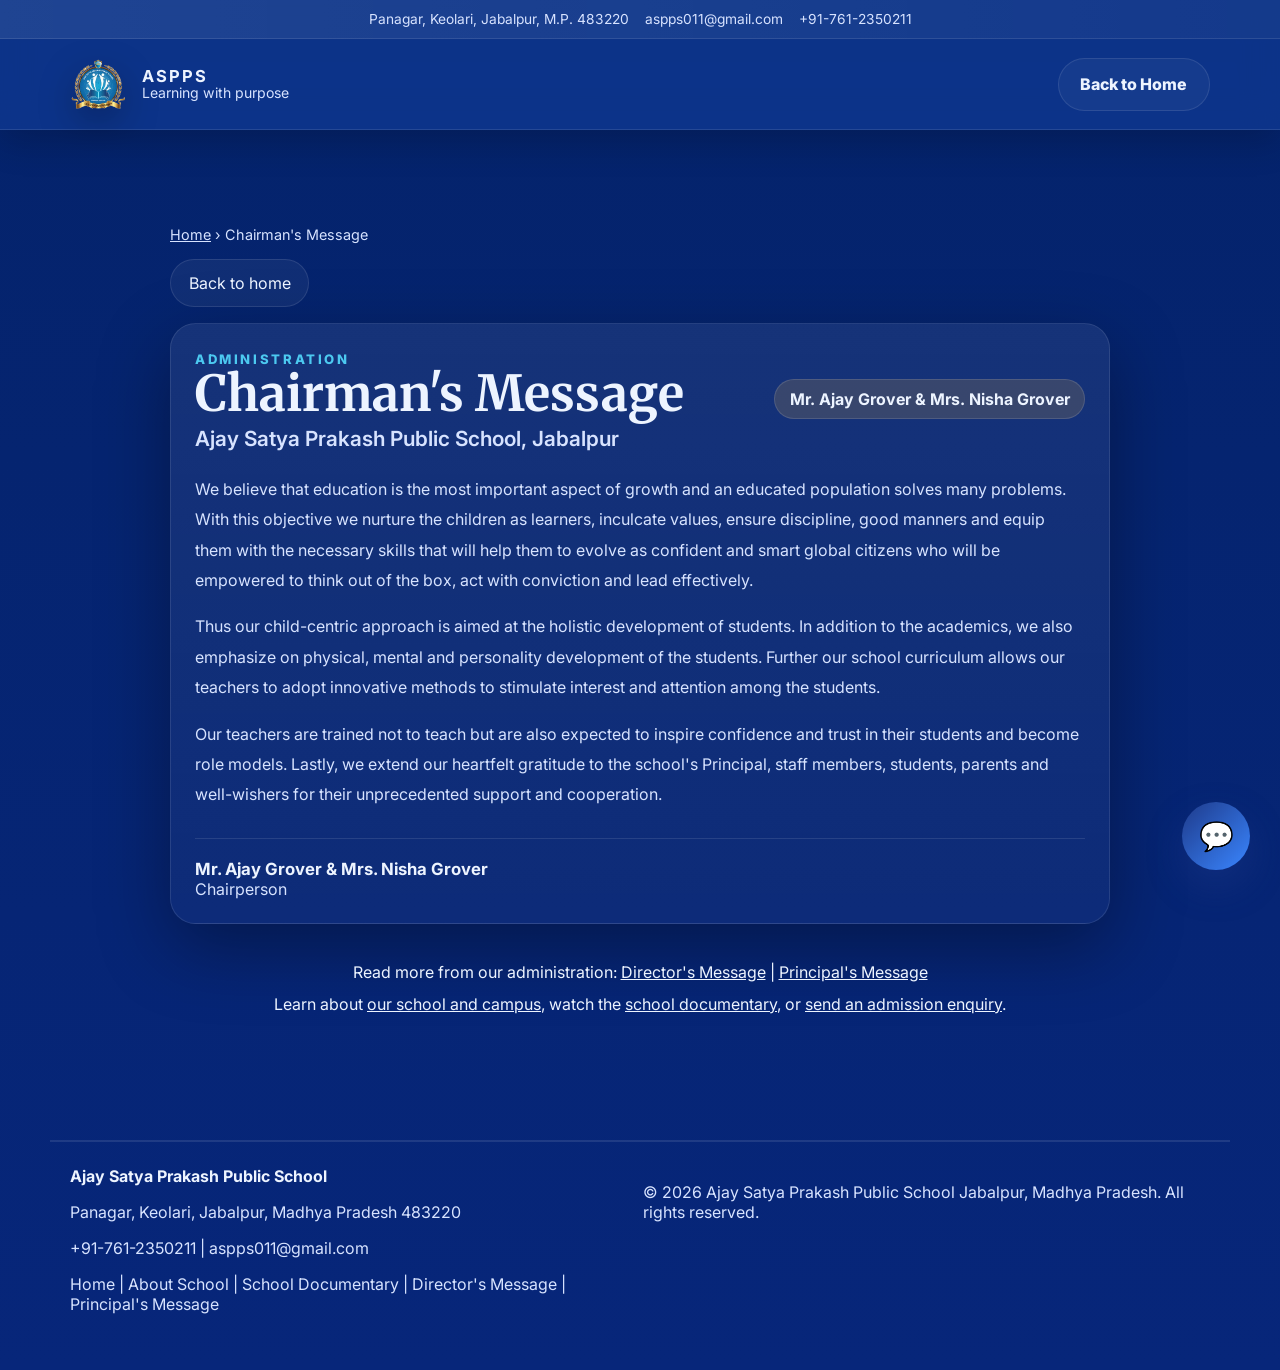
<file: chairman-message.html>
<!DOCTYPE html>
<html lang="en-IN">
<head>
  <meta charset="UTF-8">
  <meta name="viewport" content="width=device-width, initial-scale=1.0">
  <title>Chairman's Message | Ajay Satya Prakash Public School, Jabalpur</title>
  <meta name="description" content="Read the Chairman's message by Mr. Ajay Grover and Mrs. Nisha Grover, Chairpersons of Ajay Satya Prakash Public School, a CBSE school in Panagar, Jabalpur.">
  <meta name="robots" content="index, follow, max-image-preview:large">
  <meta name="theme-color" content="#1e3a8a">
  <link rel="canonical" href="https://www.ajaysatyaprakashschool.in/chairman-message.html">
  <link rel="icon" href="images/logoo.png" type="image/png">
  <link rel="apple-touch-icon" href="images/logoo.png">

  <!-- Open Graph (WhatsApp / Facebook previews) -->
  <meta property="og:type" content="website">
  <meta property="og:site_name" content="Ajay Satya Prakash Public School">
  <meta property="og:locale" content="en_IN">
  <meta property="og:url" content="https://www.ajaysatyaprakashschool.in/chairman-message.html">
  <meta property="og:title" content="Chairman's Message | Ajay Satya Prakash Public School">
  <meta property="og:description" content="A message from Mr. Ajay Grover and Mrs. Nisha Grover, Chairpersons, Ajay Satya Prakash Public School, Panagar, Jabalpur.">
  <meta property="og:image" content="https://www.ajaysatyaprakashschool.in/images/aspps_one.jpg">
  <meta property="og:image:alt" content="Ajay Satya Prakash Public School, Panagar, Jabalpur">
  <meta name="twitter:card" content="summary_large_image">
  <meta name="twitter:title" content="Chairman's Message | Ajay Satya Prakash Public School">
  <meta name="twitter:description" content="A message from the Chairpersons of Ajay Satya Prakash Public School, Jabalpur.">
  <meta name="twitter:image" content="https://www.ajaysatyaprakashschool.in/images/aspps_one.jpg">

  <!-- Structured data -->
  <script type="application/ld+json">
  {
    "@context": "https://schema.org",
    "@graph": [
      {
        "@type": "WebPage",
        "@id": "https://www.ajaysatyaprakashschool.in/chairman-message.html#webpage",
        "url": "https://www.ajaysatyaprakashschool.in/chairman-message.html",
        "name": "Chairman's Message | Ajay Satya Prakash Public School, Jabalpur",
        "inLanguage": "en-IN",
        "isPartOf": { "@id": "https://www.ajaysatyaprakashschool.in/#website" },
        "about": [
          { "@id": "https://www.ajaysatyaprakashschool.in/chairman-message.html#ajay-grover" },
          { "@id": "https://www.ajaysatyaprakashschool.in/chairman-message.html#nisha-grover" }
        ],
        "breadcrumb": { "@id": "https://www.ajaysatyaprakashschool.in/chairman-message.html#breadcrumb" }
      },
      {
        "@type": "Person",
        "@id": "https://www.ajaysatyaprakashschool.in/chairman-message.html#ajay-grover",
        "name": "Ajay Grover",
        "honorificPrefix": "Mr.",
        "jobTitle": "Chairperson",
        "worksFor": { "@id": "https://www.ajaysatyaprakashschool.in/#school" }
      },
      {
        "@type": "Person",
        "@id": "https://www.ajaysatyaprakashschool.in/chairman-message.html#nisha-grover",
        "name": "Nisha Grover",
        "honorificPrefix": "Mrs.",
        "jobTitle": "Chairperson",
        "worksFor": { "@id": "https://www.ajaysatyaprakashschool.in/#school" }
      },
      {
        "@type": "BreadcrumbList",
        "@id": "https://www.ajaysatyaprakashschool.in/chairman-message.html#breadcrumb",
        "itemListElement": [
          { "@type": "ListItem", "position": 1, "name": "Home", "item": "https://www.ajaysatyaprakashschool.in/" },
          { "@type": "ListItem", "position": 2, "name": "Chairman's Message", "item": "https://www.ajaysatyaprakashschool.in/chairman-message.html" }
        ]
      }
    ]
  }
  </script>
  <link rel="preconnect" href="https://fonts.googleapis.com">
  <link rel="preconnect" href="https://fonts.gstatic.com" crossorigin>
  <link href="https://fonts.googleapis.com/css2?family=Inter:wght@400;500;600;700;800&family=Merriweather:wght@700;900&display=swap" rel="stylesheet">
  <link rel="stylesheet" href="style.min.css">
  <style>
    .message-page{max-width:980px;margin:0 auto;padding:3rem 1.25rem 5rem}
    .message-hero{padding:3rem 0 1.5rem}
    .message-back{display:inline-flex;align-items:center;gap:.5rem;margin-bottom:1rem;padding:.8rem 1.1rem;border-radius:999px;background:rgba(255,255,255,.05);border:1px solid var(--line)}
    .message-card{background:linear-gradient(180deg,rgba(255,255,255,.07),rgba(255,255,255,.03));border:1px solid var(--line);border-radius:1.6rem;padding:1.5rem;box-shadow:var(--shadow)}
    .message-meta{display:grid;grid-template-columns:1fr auto;gap:1rem;align-items:center;margin-bottom:1.5rem}
    .message-meta h1{margin:0;font-family:"Merriweather",Georgia,serif;font-size:clamp(2rem,4vw,3.1rem);line-height:1.05}
    .message-badge{padding:.55rem .9rem;border-radius:999px;background:rgba(243,178,59,.16);border:1px solid rgba(255,255,255,.12);font-weight:700}
    .message-body p{margin:0 0 1rem;line-height:1.9;color:var(--muted)}
    .message-sign{margin-top:1.75rem;padding-top:1.25rem;border-top:1px solid var(--line)}
    .message-sign strong{display:block;font-size:1.05rem;color:var(--text)}
    .message-sign span{color:var(--muted)}
    .breadcrumb{font-size:.9rem;margin-bottom:1rem;color:var(--muted)}
    .breadcrumb a{color:inherit;text-decoration:underline}
    .message-more{margin-top:2rem;text-align:center;line-height:2}
    .message-more a{text-decoration:underline}
    @media (max-width:720px){.message-meta{grid-template-columns:1fr}}
  </style>
</head>
<body>
  <header class="site-header">
    <div class="topbar">
      <div class="topbar__item">Panagar, Keolari, Jabalpur, M.P. 483220</div>
      <div class="topbar__item"><a href="mailto:aspps011@gmail.com" style="color:inherit">aspps011@gmail.com</a></div>
      <div class="topbar__item"><a href="tel:+917612350211" style="color:inherit">+91-761-2350211</a></div>
    </div>
    <nav class="nav">
      <a class="brand" href="/" aria-label="Ajay Satya Prakash Public School home">
        <img src="images/logoo.png" alt="Ajay Satya Prakash Public School logo" class="brand__logo">
        <span class="brand__text">
          <strong>ASPPS</strong>
          <small>Learning with purpose</small>
        </span>
      </a>
      <a class="btn btn--ghost" href="/">Back to Home</a>
    </nav>
  </header>

  <main class="message-page">
    <section class="message-hero">
      <nav class="breadcrumb" aria-label="Breadcrumb">
        <a href="/">Home</a> &rsaquo; <span aria-current="page">Chairman's Message</span>
      </nav>
      <a class="message-back" href="/">Back to home</a>
      <div class="message-card">
        <div class="message-meta">
          <div>
            <div class="eyebrow">Administration</div>
            <h1>Chairman's Message <span style="display:block;margin-top:.5rem;font-family:Inter,sans-serif;font-size:.42em;font-weight:600;color:var(--muted)">Ajay Satya Prakash Public School, Jabalpur</span></h1>
          </div>
          <div class="message-badge">Mr. Ajay Grover &amp; Mrs. Nisha Grover</div>
        </div>
        <div class="message-body">
          <p>We believe that education is the most important aspect of growth and an educated population solves many problems. With this objective we nurture the children as learners, inculcate values, ensure discipline, good manners and equip them with the necessary skills that will help them to evolve as confident and smart global citizens who will be empowered to think out of the box, act with conviction and lead effectively.</p>
          <p>Thus our child-centric approach is aimed at the holistic development of students. In addition to the academics, we also emphasize on physical, mental and personality development of the students. Further our school curriculum allows our teachers to adopt innovative methods to stimulate interest and attention among the students.</p>
          <p>Our teachers are trained not to teach but are also expected to inspire confidence and trust in their students and become role models. Lastly, we extend our heartfelt gratitude to the school's Principal, staff members, students, parents and well-wishers for their unprecedented support and cooperation.</p>
          <div class="message-sign">
            <strong>Mr. Ajay Grover &amp; Mrs. Nisha Grover</strong>
            <span>Chairperson</span>
          </div>
        </div>
      </div>

      <p class="message-more">
        Read more from our administration:
        <a href="director-message.html">Director's Message</a> |
        <a href="principal-message.html">Principal's Message</a><br>
        Learn about <a href="campus-info.html">our school and campus</a>,
        watch the <a href="documentary.html">school documentary</a>, or
        <a href="/#contact">send an admission enquiry</a>.
      </p>
    </section>
  </main>

  <footer class="site-footer">
    <div>
      <strong>Ajay Satya Prakash Public School</strong>
      <address style="font-style:normal">
        <p>Panagar, Keolari, Jabalpur, Madhya Pradesh 483220</p>
        <p>
          <a href="tel:+917612350211" style="color:inherit">+91-761-2350211</a> |
          <a href="mailto:aspps011@gmail.com" style="color:inherit">aspps011@gmail.com</a>
        </p>
      </address>
      <nav aria-label="Footer links">
        <p>
          <a href="/" style="color:inherit">Home</a> |
          <a href="campus-info.html" style="color:inherit">About School</a> |
          <a href="documentary.html" style="color:inherit">School Documentary</a> |
          <a href="director-message.html" style="color:inherit">Director's Message</a> |
          <a href="principal-message.html" style="color:inherit">Principal's Message</a>
        </p>
      </nav>
    </div>
    <p>&copy; 2026 Ajay Satya Prakash Public School Jabalpur, Madhya Pradesh. All rights reserved.</p>
  </footer>
  <link rel="stylesheet" href="assets/chatbot/chatbot.css">
  <div id="aspps-ai"></div>
  <script src="assets/chatbot/chatbot.js"></script>
</body>
</html>
</file>
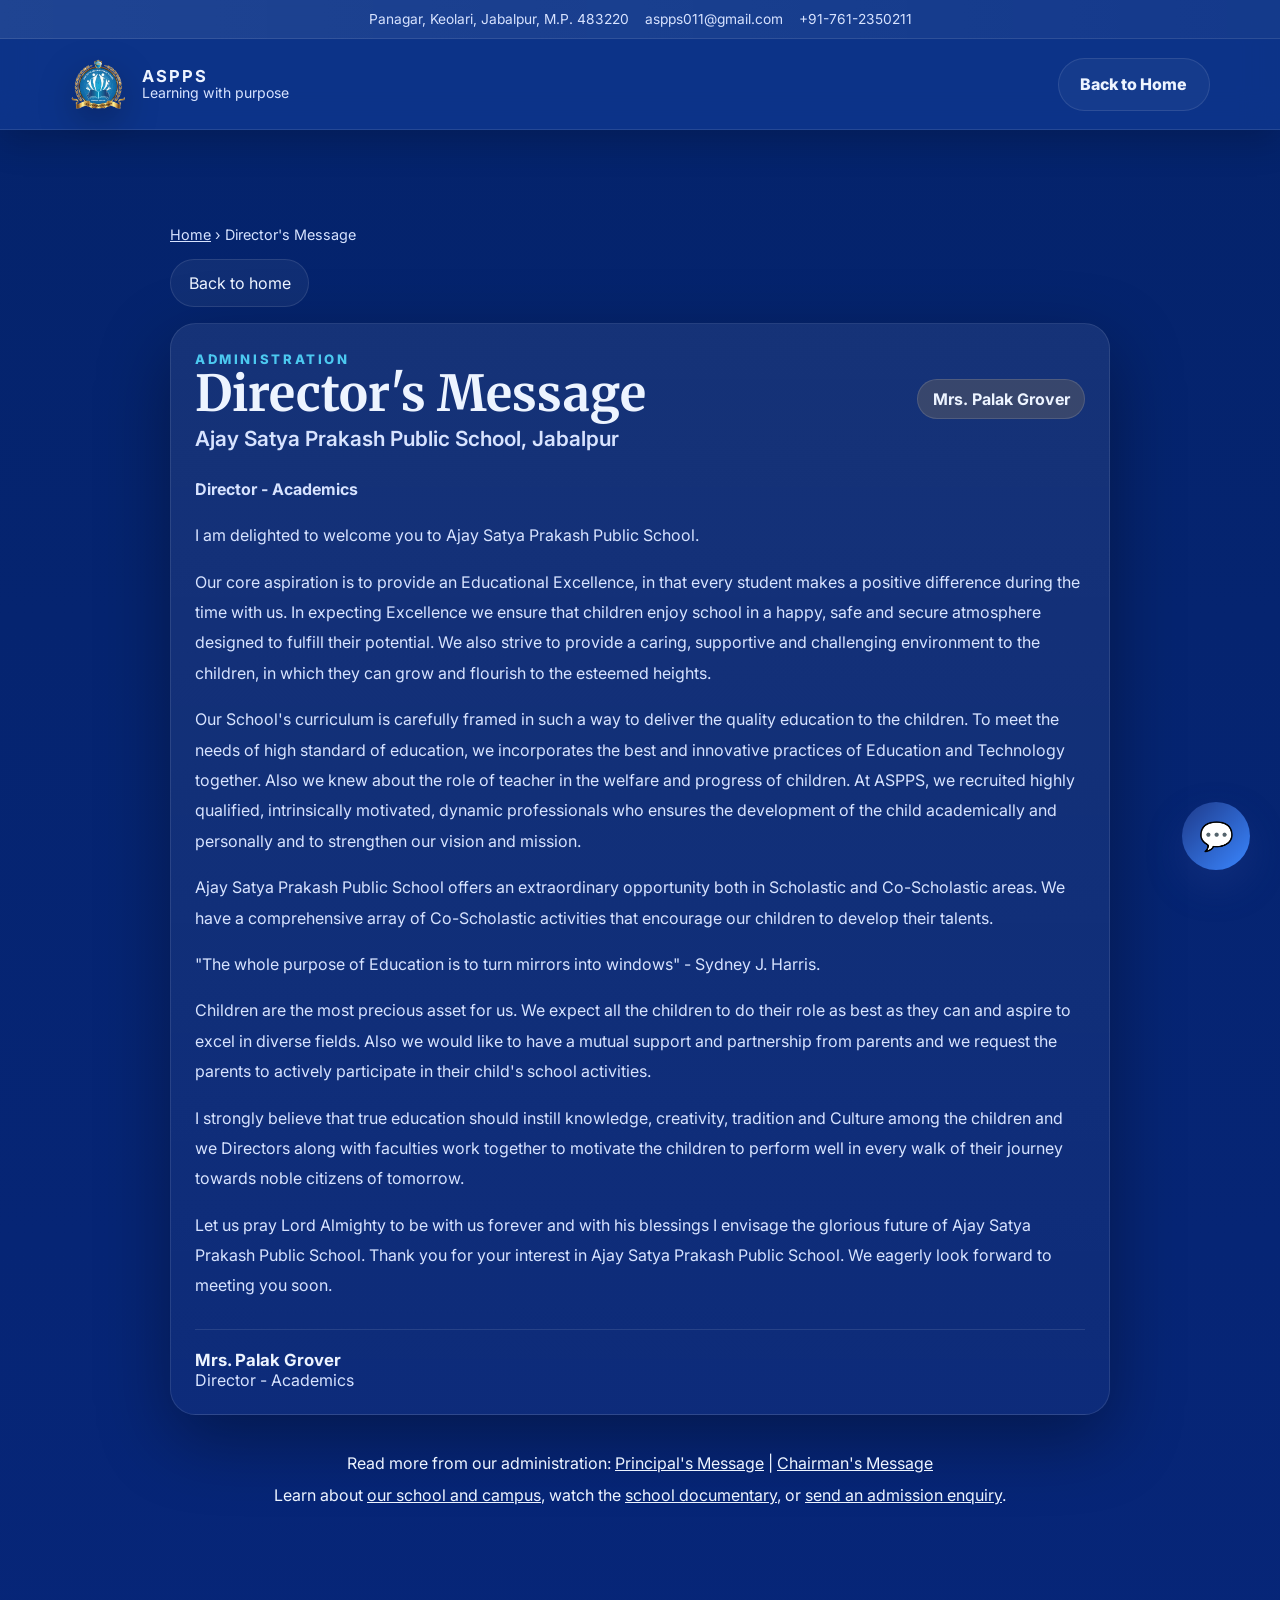
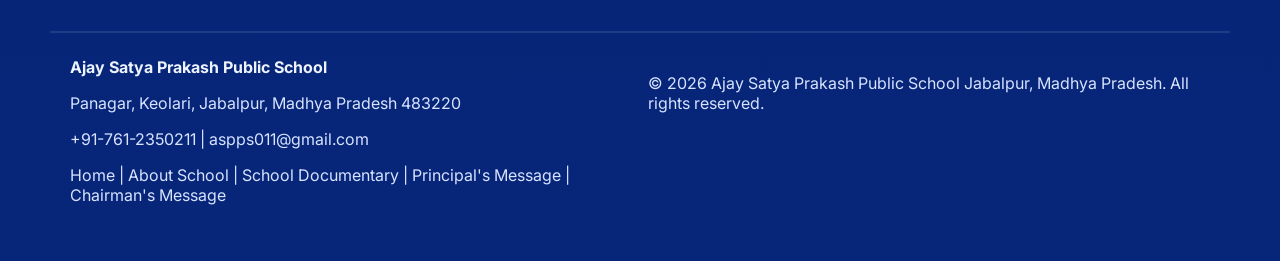
<file: director-message.html>
<!DOCTYPE html>
<html lang="en-IN">
<head>
  <meta charset="UTF-8">
  <meta name="viewport" content="width=device-width, initial-scale=1.0">
  <title>Director's Message | Ajay Satya Prakash Public School, Jabalpur</title>
  <meta name="description" content="Read the Director's message by Mrs. Palak Grover, Director - Academics, Ajay Satya Prakash Public School, a CBSE school in Panagar, Jabalpur.">
  <meta name="robots" content="index, follow, max-image-preview:large">
  <meta name="theme-color" content="#1e3a8a">
  <link rel="canonical" href="https://www.ajaysatyaprakashschool.in/director-message.html">
  <link rel="icon" href="images/logoo.png" type="image/png">
  <link rel="apple-touch-icon" href="images/logoo.png">

  <!-- Open Graph (WhatsApp / Facebook previews) -->
  <meta property="og:type" content="website">
  <meta property="og:site_name" content="Ajay Satya Prakash Public School">
  <meta property="og:locale" content="en_IN">
  <meta property="og:url" content="https://www.ajaysatyaprakashschool.in/director-message.html">
  <meta property="og:title" content="Director's Message | Ajay Satya Prakash Public School">
  <meta property="og:description" content="A message from Mrs. Palak Grover, Director - Academics, Ajay Satya Prakash Public School, Panagar, Jabalpur.">
  <meta property="og:image" content="https://www.ajaysatyaprakashschool.in/images/aspps_one.jpg">
  <meta property="og:image:alt" content="Ajay Satya Prakash Public School, Panagar, Jabalpur">
  <meta name="twitter:card" content="summary_large_image">
  <meta name="twitter:title" content="Director's Message | Ajay Satya Prakash Public School">
  <meta name="twitter:description" content="A message from Mrs. Palak Grover, Director - Academics, ASPPS Jabalpur.">
  <meta name="twitter:image" content="https://www.ajaysatyaprakashschool.in/images/aspps_one.jpg">

  <!-- Structured data -->
  <script type="application/ld+json">
  {
    "@context": "https://schema.org",
    "@graph": [
      {
        "@type": "WebPage",
        "@id": "https://www.ajaysatyaprakashschool.in/director-message.html#webpage",
        "url": "https://www.ajaysatyaprakashschool.in/director-message.html",
        "name": "Director's Message | Ajay Satya Prakash Public School, Jabalpur",
        "inLanguage": "en-IN",
        "isPartOf": { "@id": "https://www.ajaysatyaprakashschool.in/#website" },
        "about": { "@id": "https://www.ajaysatyaprakashschool.in/director-message.html#director" },
        "breadcrumb": { "@id": "https://www.ajaysatyaprakashschool.in/director-message.html#breadcrumb" }
      },
      {
        "@type": "Person",
        "@id": "https://www.ajaysatyaprakashschool.in/director-message.html#director",
        "name": "Palak Grover",
        "honorificPrefix": "Mrs.",
        "jobTitle": "Director - Academics",
        "worksFor": { "@id": "https://www.ajaysatyaprakashschool.in/#school" }
      },
      {
        "@type": "BreadcrumbList",
        "@id": "https://www.ajaysatyaprakashschool.in/director-message.html#breadcrumb",
        "itemListElement": [
          { "@type": "ListItem", "position": 1, "name": "Home", "item": "https://www.ajaysatyaprakashschool.in/" },
          { "@type": "ListItem", "position": 2, "name": "Director's Message", "item": "https://www.ajaysatyaprakashschool.in/director-message.html" }
        ]
      }
    ]
  }
  </script>
  <link rel="preconnect" href="https://fonts.googleapis.com">
  <link rel="preconnect" href="https://fonts.gstatic.com" crossorigin>
  <link href="https://fonts.googleapis.com/css2?family=Inter:wght@400;500;600;700;800&family=Merriweather:wght@700;900&display=swap" rel="stylesheet">
  <link rel="stylesheet" href="style.min.css">
  <style>
    .message-page{max-width:980px;margin:0 auto;padding:3rem 1.25rem 5rem}
    .message-hero{padding:3rem 0 1.5rem}
    .message-back{display:inline-flex;align-items:center;gap:.5rem;margin-bottom:1rem;padding:.8rem 1.1rem;border-radius:999px;background:rgba(255,255,255,.05);border:1px solid var(--line)}
    .message-card{background:linear-gradient(180deg,rgba(255,255,255,.07),rgba(255,255,255,.03));border:1px solid var(--line);border-radius:1.6rem;padding:1.5rem;box-shadow:var(--shadow)}
    .message-meta{display:grid;grid-template-columns:1fr auto;gap:1rem;align-items:center;margin-bottom:1.5rem}
    .message-meta h1{margin:0;font-family:"Merriweather",Georgia,serif;font-size:clamp(2rem,4vw,3.1rem);line-height:1.05}
    .message-badge{padding:.55rem .9rem;border-radius:999px;background:rgba(243,178,59,.16);border:1px solid rgba(255,255,255,.12);font-weight:700}
    .message-body p{margin:0 0 1rem;line-height:1.9;color:var(--muted)}
    .message-sign{margin-top:1.75rem;padding-top:1.25rem;border-top:1px solid var(--line)}
    .message-sign strong{display:block;font-size:1.05rem;color:var(--text)}
    .message-sign span{color:var(--muted)}
    .breadcrumb{font-size:.9rem;margin-bottom:1rem;color:var(--muted)}
    .breadcrumb a{color:inherit;text-decoration:underline}
    .message-more{margin-top:2rem;text-align:center;line-height:2}
    .message-more a{text-decoration:underline}
    @media (max-width:720px){.message-meta{grid-template-columns:1fr}}
  </style>
</head>
<body>
  <header class="site-header">
    <div class="topbar">
      <div class="topbar__item">Panagar, Keolari, Jabalpur, M.P. 483220</div>
      <div class="topbar__item"><a href="mailto:aspps011@gmail.com" style="color:inherit">aspps011@gmail.com</a></div>
      <div class="topbar__item"><a href="tel:+917612350211" style="color:inherit">+91-761-2350211</a></div>
    </div>
    <nav class="nav">
      <a class="brand" href="/" aria-label="Ajay Satya Prakash Public School home">
        <img src="images/logoo.png" alt="Ajay Satya Prakash Public School logo" class="brand__logo">
        <span class="brand__text">
          <strong>ASPPS</strong>
          <small>Learning with purpose</small>
        </span>
      </a>
      <a class="btn btn--ghost" href="/">Back to Home</a>
    </nav>
  </header>

  <main class="message-page">
    <section class="message-hero">
      <nav class="breadcrumb" aria-label="Breadcrumb">
        <a href="/">Home</a> &rsaquo; <span aria-current="page">Director's Message</span>
      </nav>
      <a class="message-back" href="/">Back to home</a>
      <div class="message-card">
        <div class="message-meta">
          <div>
            <div class="eyebrow">Administration</div>
            <h1>Director's Message <span style="display:block;margin-top:.5rem;font-family:Inter,sans-serif;font-size:.42em;font-weight:600;color:var(--muted)">Ajay Satya Prakash Public School, Jabalpur</span></h1>
          </div>
          <div class="message-badge">Mrs. Palak Grover</div>
        </div>
        <div class="message-body">
          <p><strong>Director - Academics</strong></p>
          <p>I am delighted to welcome you to Ajay Satya Prakash Public School.</p>
          <p>Our core aspiration is to provide an Educational Excellence, in that every student makes a positive difference during the time with us. In expecting Excellence we ensure that children enjoy school in a happy, safe and secure atmosphere designed to fulfill their potential. We also strive to provide a caring, supportive and challenging environment to the children, in which they can grow and flourish to the esteemed heights.</p>
          <p>Our School's curriculum is carefully framed in such a way to deliver the quality education to the children. To meet the needs of high standard of education, we incorporates the best and innovative practices of Education and Technology together. Also we knew about the role of teacher in the welfare and progress of children. At ASPPS, we recruited highly qualified, intrinsically motivated, dynamic professionals who ensures the development of the child academically and personally and to strengthen our vision and mission.</p>
          <p>Ajay Satya Prakash Public School offers an extraordinary opportunity both in Scholastic and Co-Scholastic areas. We have a comprehensive array of Co-Scholastic activities that encourage our children to develop their talents.</p>
          <p>"The whole purpose of Education is to turn mirrors into windows" - Sydney J. Harris.</p>
          <p>Children are the most precious asset for us. We expect all the children to do their role as best as they can and aspire to excel in diverse fields. Also we would like to have a mutual support and partnership from parents and we request the parents to actively participate in their child's school activities.</p>
          <p>I strongly believe that true education should instill knowledge, creativity, tradition and Culture among the children and we Directors along with faculties work together to motivate the children to perform well in every walk of their journey towards noble citizens of tomorrow.</p>
          <p>Let us pray Lord Almighty to be with us forever and with his blessings I envisage the glorious future of Ajay Satya Prakash Public School. Thank you for your interest in Ajay Satya Prakash Public School. We eagerly look forward to meeting you soon.</p>
          <div class="message-sign">
            <strong>Mrs. Palak Grover</strong>
            <span>Director - Academics</span>
          </div>
        </div>
      </div>

      <p class="message-more">
        Read more from our administration:
        <a href="principal-message.html">Principal's Message</a> |
        <a href="chairman-message.html">Chairman's Message</a><br>
        Learn about <a href="campus-info.html">our school and campus</a>,
        watch the <a href="documentary.html">school documentary</a>, or
        <a href="/#contact">send an admission enquiry</a>.
      </p>
    </section>
  </main>

  <footer class="site-footer">
    <div>
      <strong>Ajay Satya Prakash Public School</strong>
      <address style="font-style:normal">
        <p>Panagar, Keolari, Jabalpur, Madhya Pradesh 483220</p>
        <p>
          <a href="tel:+917612350211" style="color:inherit">+91-761-2350211</a> |
          <a href="mailto:aspps011@gmail.com" style="color:inherit">aspps011@gmail.com</a>
        </p>
      </address>
      <nav aria-label="Footer links">
        <p>
          <a href="/" style="color:inherit">Home</a> |
          <a href="campus-info.html" style="color:inherit">About School</a> |
          <a href="documentary.html" style="color:inherit">School Documentary</a> |
          <a href="principal-message.html" style="color:inherit">Principal's Message</a> |
          <a href="chairman-message.html" style="color:inherit">Chairman's Message</a>
        </p>
      </nav>
    </div>
    <p>&copy; 2026 Ajay Satya Prakash Public School Jabalpur, Madhya Pradesh. All rights reserved.</p>
  </footer>
  <link rel="stylesheet" href="assets/chatbot/chatbot.css">
  <div id="aspps-ai"></div>
  <script src="assets/chatbot/chatbot.js"></script>
</body>
</html>
</file>
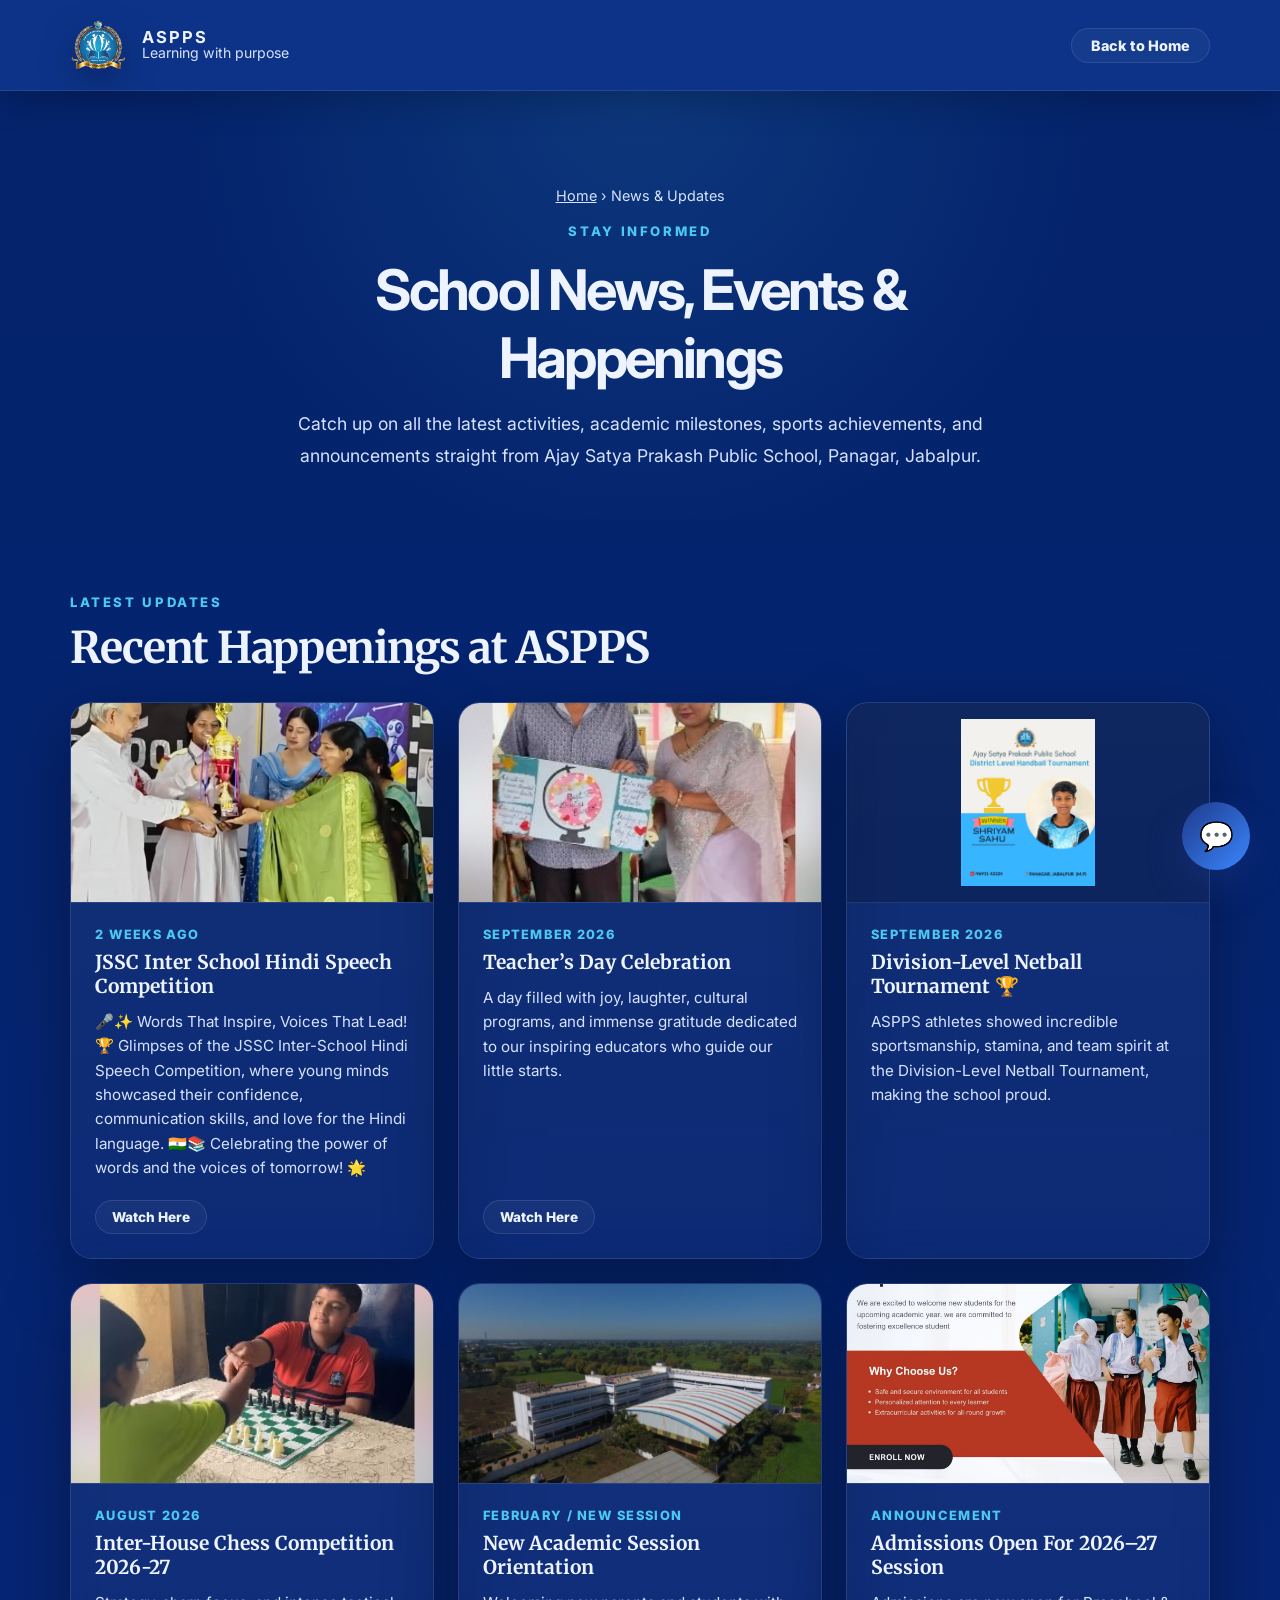
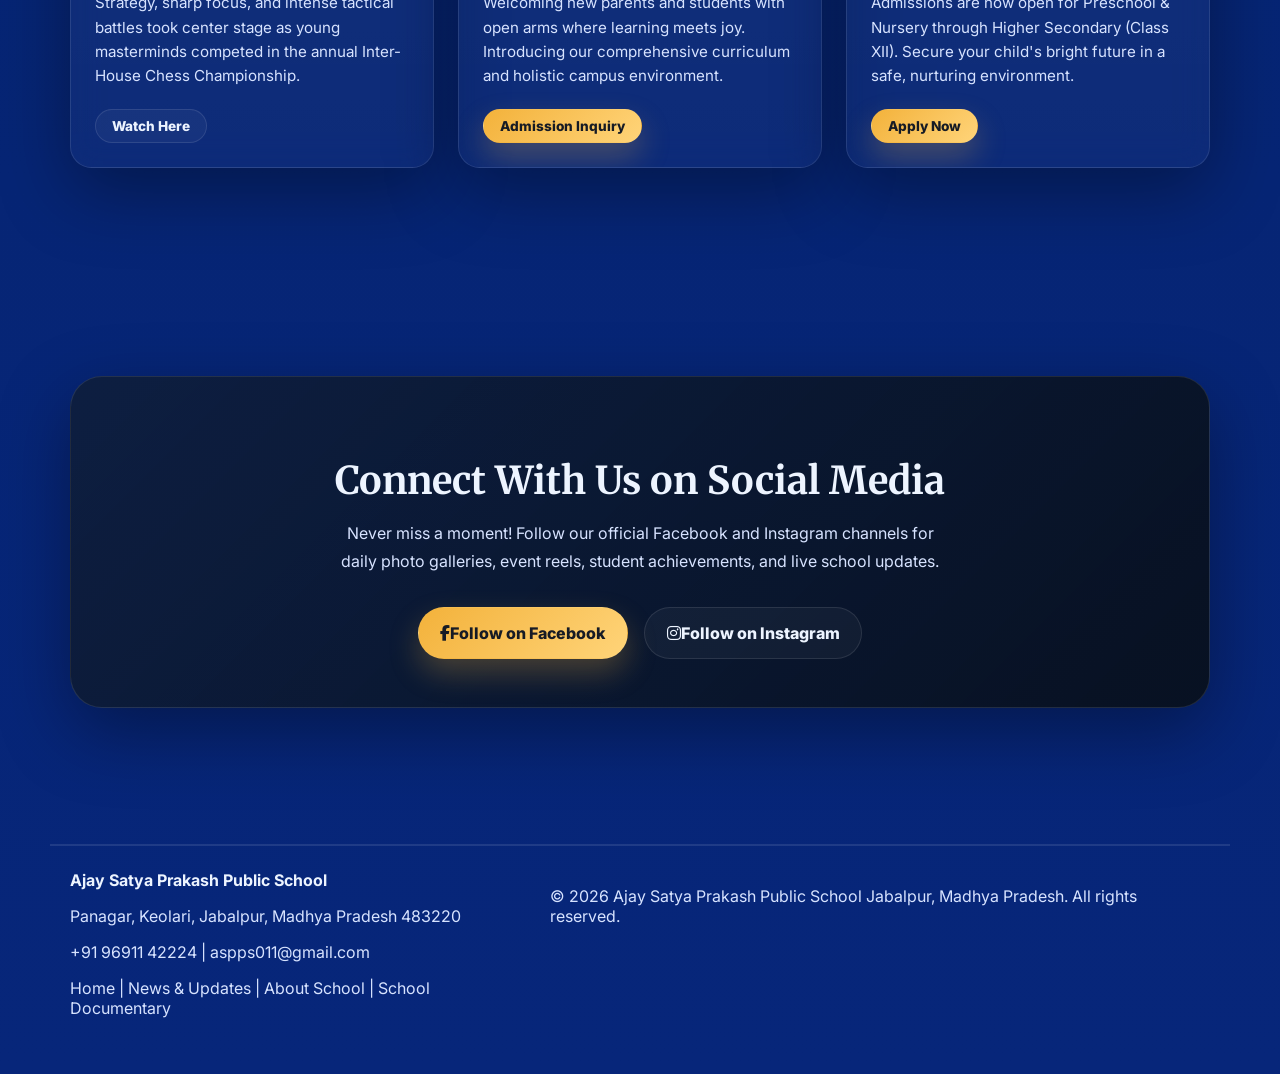
<file: news.html>
<!DOCTYPE html>
<html lang="en-IN">
<head>
  <meta charset="UTF-8">
  <meta name="viewport" content="width=device-width, initial-scale=1.0">
  <title>News & Updates | Ajay Satya Prakash Public School</title>
  <meta name="description" content="Stay updated with the latest news, events, notices, and happenings at Ajay Satya Prakash Public School (ASPPS), Panagar, Jabalpur.">
  <meta name="robots" content="index, follow, max-image-preview:large">
  <meta name="theme-color" content="#1e3a8a">
  <link rel="canonical" href="https://www.ajaysatyaprakashschool.in/news.html">
  <link rel="icon" href="images/logoo.png" type="image/png">
  <link rel="apple-touch-icon" href="images/logoo.png">

  <!-- Open Graph -->
  <meta property="og:type" content="website">
  <meta property="og:site_name" content="Ajay Satya Prakash Public School">
  <meta property="og:locale" content="en_IN">
  <meta property="og:url" content="https://www.ajaysatyaprakashschool.in/news.html">
  <meta property="og:title" content="News & Updates | Ajay Satya Prakash Public School">
  <meta property="og:description" content="Latest announcements, events, and school happenings from ASPPS Panagar, Jabalpur.">
  <meta property="og:image" content="https://www.ajaysatyaprakashschool.in/images/aspps_one.jpg">
  <link rel="stylesheet" href="https://cdnjs.cloudflare.com/ajax/libs/font-awesome/6.4.0/css/all.min.css" integrity="sha512-iecdLmaskl7CVkqkXNQ/ZH/XLlvWZOJyj7Yy7tcenmpD1ypASozpmT/E0iPtmFIB46ZmdtAc9eNBvH0H/ZpiBw==" crossorigin="anonymous" referrerpolicy="no-referrer" />
  <link rel="preconnect" href="https://fonts.googleapis.com">
  <link rel="preconnect" href="https://fonts.gstatic.com" crossorigin>
  <link href="https://fonts.googleapis.com/css2?family=Inter:wght@400;500;600;700;800&amp;family=Merriweather:wght@700;900&amp;display=swap" rel="stylesheet">
  <link rel="stylesheet" href="style.min.css">
  <style>
    .page-header {
      padding: 6rem 1.25rem 3rem;
      text-align: center;
      background: radial-gradient(circle at top, rgba(76, 201, 240, 0.12), transparent 60%);
    }
    .page-header p {
      max-width: 800px;
      margin: 0 auto;
      font-size: 1.1rem;
      line-height: 1.8;
      color: var(--muted);
    }
    .breadcrumb { font-size: 0.9rem; margin-bottom: 1rem; color: var(--muted); }
    .breadcrumb a { color: inherit; text-decoration: underline; }
    
    .news-grid {
      display: grid;
      grid-template-columns: repeat(3, minmax(0, 1fr));
      gap: 1.5rem;
    }
    .news-card {
      background: linear-gradient(180deg, rgba(255,255,255,.06), rgba(255,255,255,.03));
      border: 1px solid var(--line);
      border-radius: 1.35rem;
      overflow: hidden;
      display: flex;
      flex-direction: column;
      box-shadow: var(--shadow);
      backdrop-filter: blur(14px);
      transition: transform 0.3s ease, border-color 0.3s ease;
    }
    .news-card:hover {
      transform: translateY(-5px);
      border-color: rgba(76, 201, 240, 0.4);
    }
    .news-card__img {
      width: 100%;
      height: 200px;
      object-fit: cover;
      border-bottom: 1px solid var(--line);
    }
    .news-card__content {
      padding: 1.5rem;
      display: flex;
      flex-direction: column;
      flex-grow: 1;
    }
    .news-card__date {
      font-size: 0.8rem;
      font-weight: 800;
      letter-spacing: 0.1em;
      text-transform: uppercase;
      color: var(--accent-2);
      margin-bottom: 0.5rem;
    }
    .news-card__content h3 {
      font-size: 1.2rem;
      margin: 0 0 0.75rem;
      color: var(--text);
      font-family: "Merriweather", Georgia, serif;
    }
    .news-card__content p {
      color: var(--muted);
      font-size: 0.95rem;
      line-height: 1.6;
      margin: 0 0 1.25rem;
      flex-grow: 1;
    }
    .social-banner {
      background: linear-gradient(135deg, rgba(15, 29, 52, 0.8), rgba(8, 16, 29, 0.95));
      border: 1px solid var(--line);
      border-radius: 2rem;
      padding: 3rem 2rem;
      text-align: center;
      margin: 4rem auto;
      box-shadow: var(--shadow);
    }
    .social-banner h2 {
      font-family: "Merriweather", Georgia, serif;
      font-size: clamp(1.8rem, 3vw, 2.5rem);
      margin-bottom: 1rem;
    }
    .social-banner p {
      color: var(--muted);
      max-width: 600px;
      margin: 0 auto 2rem;
      line-height: 1.7;
    }
    .social-btns {
      display: flex;
      gap: 1rem;
      justify-content: center;
      flex-wrap: wrap;
    }

    @media (max-width: 980px) {
      .news-grid {
        grid-template-columns: repeat(2, minmax(0, 1fr));
      }
    }
    @media (max-width: 720px) {
      .news-grid {
        grid-template-columns: 1fr;
      }
    }
  </style>

  <!-- Structured data -->
  <script type="application/ld+json">
  {
    "@context": "https://schema.org",
    "@graph": [
      {
        "@type": "WebPage",
        "@id": "https://www.ajaysatyaprakashschool.in/news.html#webpage",
        "url": "https://www.ajaysatyaprakashschool.in/news.html",
        "name": "News & Updates | Ajay Satya Prakash Public School",
        "inLanguage": "en-IN",
        "isPartOf": { "@id": "https://www.ajaysatyaprakashschool.in/#website" }
      }
    ]
  }
  </script>
</head>
<body>
  <header class="site-header">
    <nav class="nav" aria-label="Main navigation">
      <a class="brand" href="/" aria-label="Ajay Satya Prakash Public School home">
        <img src="images/logoo.png" alt="Ajay Satya Prakash Public School logo" class="brand__logo">
        <span class="brand__text">
          <strong>ASPPS</strong>
          <small>Learning with purpose</small>
        </span>
      </a>
      <a class="btn btn--ghost" href="/" style="padding: 0.5rem 1.2rem; font-size: 0.9rem;">Back to Home</a>
    </nav>
  </header>

  <main id="news-updates">
    <section class="page-header">
      <nav class="breadcrumb" aria-label="Breadcrumb">
        <a href="/">Home</a> &rsaquo; <span aria-current="page">News & Updates</span>
      </nav>
      <div class="eyebrow">Stay Informed</div>
      <h1 class="hero__title" style="font-size: clamp(2.2rem, 5vw, 3.5rem); margin: 1rem auto; max-width: 22ch; color: var(--text);">
        School News, Events & Happenings
      </h1>
      <p>
        Catch up on all the latest activities, academic milestones, sports achievements, and announcements straight from Ajay Satya Prakash Public School, Panagar, Jabalpur.
      </p>
    </section>

    <!-- Latest News Feed Grid -->
    <section class="section">
      <div class="section__heading">
        <span class="section__eyebrow">Latest Updates</span>
        <h2>Recent Happenings at ASPPS</h2>
      </div>

      <div class="news-grid">
        <!-- Item 1: JSSC Inter School Hindi Speech Competition (Replacing Exam Hall) -->
        <article class="news-card">
          <a href="https://www.instagram.com/reel/DeRmVYVhmJs/?utm_source=ig_web_button_share_sheet" target="_blank" rel="noopener">
            <img src="images/jsccc.jpg" alt="JSSC Inter School Hindi Speech Competition" class="news-card__img">
          </a>
          <div class="news-card__content">
            <span class="news-card__date">2 Weeks Ago</span>
            <h3>JSSC Inter School Hindi Speech Competition</h3>
            <p>🎤✨ Words That Inspire, Voices That Lead! 🏆 Glimpses of the JSSC Inter-School Hindi Speech Competition, where young minds showcased their confidence, communication skills, and love for the Hindi language. 🇮🇳📚 Celebrating the power of words and the voices of tomorrow! 🌟</p>
            <a class="btn btn--ghost" href="https://www.instagram.com/reel/DeRmVYVhmJs/?utm_source=ig_web_button_share_sheet" target="_blank" rel="noopener" style="padding: 0.5rem 1rem; font-size: 0.85rem; align-self: flex-start;">Watch Here</a>
          </div>
        </article>

        <!-- Item 2 -->
        <article class="news-card">
          <a href="https://www.facebook.com/watch/?v=1796746738167433" target="_blank" rel="noopener"><img src="images/teachers.jpg" alt="Teacher's Day Celebration" class="news-card__img"></a>
          <div class="news-card__content">
            <span class="news-card__date">September 2026</span>
            <h3>Teacher’s Day Celebration</h3>
            <p>A day filled with joy, laughter, cultural programs, and immense gratitude dedicated to our inspiring educators who guide our little starts.</p>
            <a class="btn btn--ghost" href="https://www.facebook.com/watch/?v=1796746738167433" target="_blank" rel="noopener" style="padding: 0.5rem 1rem; font-size: 0.85rem; align-self: flex-start;">Watch Here</a>
          </div>
        </article>

        <!-- Item 3 -->
        <article class="news-card">
          <img src="images/handball.jpg" alt="Division-Level Netball Tournament" class="news-card__img" style="object-fit: contain; background: rgba(0,0,0,0.2); padding: 1rem;">
          <div class="news-card__content">
            <span class="news-card__date">September 2026</span>
            <h3>Division-Level Netball Tournament 🏆</h3>
            <p>ASPPS athletes showed incredible sportsmanship, stamina, and team spirit at the Division-Level Netball Tournament, making the school proud.</p>
          </div>
        </article>

        <!-- Item 4 -->
        <article class="news-card">
          <a href="https://www.facebook.com/watch/?v=1393112482701889" target="_blank" rel="noopener"><img src="images/chesss.jpg" alt="Inter House Chess Competition" class="news-card__img"></a>
          <div class="news-card__content">
            <span class="news-card__date">August 2026</span>
            <h3>Inter-House Chess Competition 2026-27</h3>
            <p>Strategy, sharp focus, and intense tactical battles took center stage as young masterminds competed in the annual Inter-House Chess Championship.</p>
            <a class="btn btn--ghost" href="https://www.facebook.com/watch/?v=1393112482701889" target="_blank" rel="noopener" style="padding: 0.5rem 1rem; font-size: 0.85rem; align-self: flex-start;">Watch Here</a>
          </div>
        </article>

        <!-- Item 5 -->
        <article class="news-card">
          <img src="images/as.png" alt="Orientation Program" class="news-card__img">
          <div class="news-card__content">
            <span class="news-card__date">February / New Session</span>
            <h3>New Academic Session Orientation</h3>
            <p>Welcoming new parents and students with open arms where learning meets joy. Introducing our comprehensive curriculum and holistic campus environment.</p>
            <a class="btn btn--primary" href="/#contact" style="padding: 0.5rem 1rem; font-size: 0.85rem; align-self: flex-start;">Admission Inquiry</a>
          </div>
        </article>

        <!-- Item 6 -->
        <article class="news-card">
          <img src="images/eleven.jpg" alt="Admissions Open 2026-27" class="news-card__img">
          <div class="news-card__content">
            <span class="news-card__date">Announcement</span>
            <h3>Admissions Open For 2026–27 Session</h3>
            <p>Admissions are now open for Preschool & Nursery through Higher Secondary (Class XII). Secure your child's bright future in a safe, nurturing environment.</p>
            <a class="btn btn--primary" href="/#contact" style="padding: 0.5rem 1rem; font-size: 0.85rem; align-self: flex-start;">Apply Now</a>
          </div>
        </article>
      </div>
    </section>

    <!-- Social Media Feed Integration Banner -->
<!-- Social Media Feed Integration Banner -->
    <section class="section">
      <div class="social-banner">
        <h2>Connect With Us on Social Media</h2>
        <p>Never miss a moment! Follow our official Facebook and Instagram channels for daily photo galleries, event reels, student achievements, and live school updates.</p>
        <div class="social-btns">
          <a class="btn btn--primary" href="https://www.facebook.com/ajaysatyaprakashpublicschool" target="_blank" rel="noopener">
            <i class="fa-brands fa-facebook-f"></i> Follow on Facebook
          </a>
          <a class="btn btn--ghost" href="https://www.instagram.com/ajay_satyaprakash_school/?hl=en" target="_blank" rel="noopener">
            <i class="fa-brands fa-instagram"></i> Follow on Instagram
          </a>
        </div>
      </div>
    </section>
  </main>

  <footer class="site-footer">
    <div>
      <strong>Ajay Satya Prakash Public School</strong>
      <address style="font-style:normal">
        <p>Panagar, Keolari, Jabalpur, Madhya Pradesh 483220</p>
        <p>
          <a href="tel:+919691142224" style="color:inherit">+91 96911 42224</a> |
          <a href="mailto:aspps011@gmail.com" style="color:inherit">aspps011@gmail.com</a>
        </p>
      </address>
      <nav aria-label="Footer links">
        <p>
          <a href="/" style="color:inherit">Home</a> |
          <a href="news.html" style="color:inherit">News & Updates</a> |
          <a href="campus-info.html" style="color:inherit">About School</a> |
          <a href="documentary.html" style="color:inherit">School Documentary</a>
        </p>
      </nav>
    </div>
    <p>&copy; 2026 Ajay Satya Prakash Public School Jabalpur, Madhya Pradesh. All rights reserved.</p>
  </footer>

  <link rel="stylesheet" href="assets/chatbot/chatbot.css">
  <div id="aspps-ai"></div>
  <script src="assets/chatbot/chatbot.js"></script>
</body>
</html>
</file>
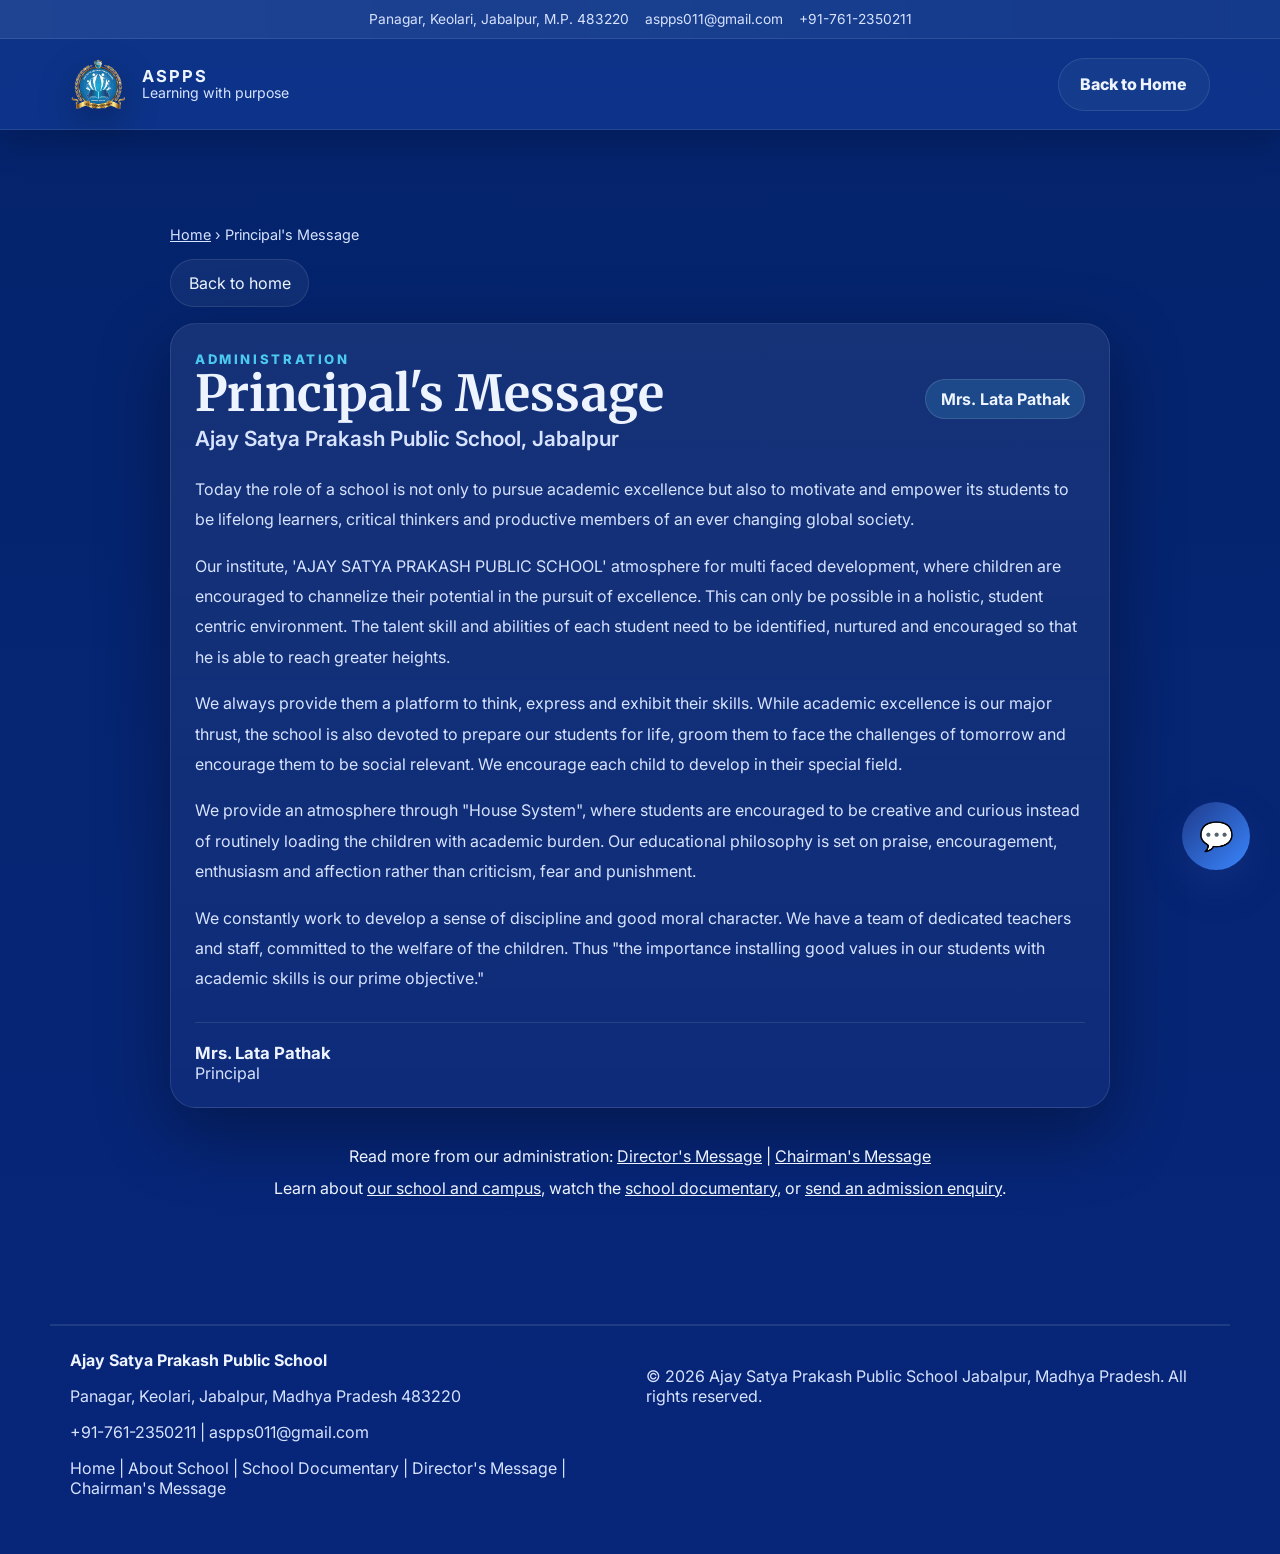
<file: principal-message.html>
<!DOCTYPE html>
<html lang="en-IN">
<head>
  <meta charset="UTF-8">
  <meta name="viewport" content="width=device-width, initial-scale=1.0">
  <title>Principal's Message | Ajay Satya Prakash Public School, Jabalpur</title>
  <meta name="description" content="Read the Principal's message by Mrs. Lata Pathak of Ajay Satya Prakash Public School, a CBSE school in Panagar, Jabalpur, on holistic, student-centric education.">
  <meta name="robots" content="index, follow, max-image-preview:large">
  <meta name="theme-color" content="#1e3a8a">
  <link rel="canonical" href="https://www.ajaysatyaprakashschool.in/principal-message.html">
  <link rel="icon" href="images/logoo.png" type="image/png">
  <link rel="apple-touch-icon" href="images/logoo.png">

  <!-- Open Graph (WhatsApp / Facebook previews) -->
  <meta property="og:type" content="website">
  <meta property="og:site_name" content="Ajay Satya Prakash Public School">
  <meta property="og:locale" content="en_IN">
  <meta property="og:url" content="https://www.ajaysatyaprakashschool.in/principal-message.html">
  <meta property="og:title" content="Principal's Message | Ajay Satya Prakash Public School">
  <meta property="og:description" content="A message from Mrs. Lata Pathak, Principal, Ajay Satya Prakash Public School, Panagar, Jabalpur.">
  <meta property="og:image" content="https://www.ajaysatyaprakashschool.in/images/aspps_one.jpg">
  <meta property="og:image:alt" content="Ajay Satya Prakash Public School, Panagar, Jabalpur">
  <meta name="twitter:card" content="summary_large_image">
  <meta name="twitter:title" content="Principal's Message | Ajay Satya Prakash Public School">
  <meta name="twitter:description" content="A message from Mrs. Lata Pathak, Principal, ASPPS Jabalpur.">
  <meta name="twitter:image" content="https://www.ajaysatyaprakashschool.in/images/aspps_one.jpg">

  <!-- Structured data -->
  <script type="application/ld+json">
  {
    "@context": "https://schema.org",
    "@graph": [
      {
        "@type": "WebPage",
        "@id": "https://www.ajaysatyaprakashschool.in/principal-message.html#webpage",
        "url": "https://www.ajaysatyaprakashschool.in/principal-message.html",
        "name": "Principal's Message | Ajay Satya Prakash Public School, Jabalpur",
        "inLanguage": "en-IN",
        "isPartOf": { "@id": "https://www.ajaysatyaprakashschool.in/#website" },
        "about": { "@id": "https://www.ajaysatyaprakashschool.in/principal-message.html#principal" },
        "breadcrumb": { "@id": "https://www.ajaysatyaprakashschool.in/principal-message.html#breadcrumb" }
      },
      {
        "@type": "Person",
        "@id": "https://www.ajaysatyaprakashschool.in/principal-message.html#principal",
        "name": "Lata Pathak",
        "honorificPrefix": "Mrs.",
        "jobTitle": "Principal",
        "worksFor": { "@id": "https://www.ajaysatyaprakashschool.in/#school" }
      },
      {
        "@type": "BreadcrumbList",
        "@id": "https://www.ajaysatyaprakashschool.in/principal-message.html#breadcrumb",
        "itemListElement": [
          { "@type": "ListItem", "position": 1, "name": "Home", "item": "https://www.ajaysatyaprakashschool.in/" },
          { "@type": "ListItem", "position": 2, "name": "Principal's Message", "item": "https://www.ajaysatyaprakashschool.in/principal-message.html" }
        ]
      }
    ]
  }
  </script>
  <link rel="preconnect" href="https://fonts.googleapis.com">
  <link rel="preconnect" href="https://fonts.gstatic.com" crossorigin>
  <link href="https://fonts.googleapis.com/css2?family=Inter:wght@400;500;600;700;800&family=Merriweather:wght@700;900&display=swap" rel="stylesheet">
  <link rel="stylesheet" href="style.min.css">
  <style>
    .message-page{max-width:980px;margin:0 auto;padding:3rem 1.25rem 5rem}
    .message-hero{padding:3rem 0 1.5rem}
    .message-back{display:inline-flex;align-items:center;gap:.5rem;margin-bottom:1rem;padding:.8rem 1.1rem;border-radius:999px;background:rgba(255,255,255,.05);border:1px solid var(--line)}
    .message-card{background:linear-gradient(180deg,rgba(255,255,255,.07),rgba(255,255,255,.03));border:1px solid var(--line);border-radius:1.6rem;padding:1.5rem;box-shadow:var(--shadow)}
    .message-meta{display:grid;grid-template-columns:1fr auto;gap:1rem;align-items:center;margin-bottom:1.5rem}
    .message-meta h1{margin:0;font-family:"Merriweather",Georgia,serif;font-size:clamp(2rem,4vw,3.1rem);line-height:1.05}
    .message-badge{padding:.55rem .9rem;border-radius:999px;background:rgba(76,201,240,.16);border:1px solid rgba(255,255,255,.12);font-weight:700}
    .message-body p{margin:0 0 1rem;line-height:1.9;color:var(--muted)}
    .message-sign{margin-top:1.75rem;padding-top:1.25rem;border-top:1px solid var(--line)}
    .message-sign strong{display:block;font-size:1.05rem;color:var(--text)}
    .message-sign span{color:var(--muted)}
    .breadcrumb{font-size:.9rem;margin-bottom:1rem;color:var(--muted)}
    .breadcrumb a{color:inherit;text-decoration:underline}
    .message-more{margin-top:2rem;text-align:center;line-height:2}
    .message-more a{text-decoration:underline}
    @media (max-width:720px){.message-meta{grid-template-columns:1fr}}
  </style>
</head>
<body>
  <header class="site-header">
    <div class="topbar">
      <div class="topbar__item">Panagar, Keolari, Jabalpur, M.P. 483220</div>
      <div class="topbar__item"><a href="mailto:aspps011@gmail.com" style="color:inherit">aspps011@gmail.com</a></div>
      <div class="topbar__item"><a href="tel:+917612350211" style="color:inherit">+91-761-2350211</a></div>
    </div>
    <nav class="nav">
      <a class="brand" href="/" aria-label="Ajay Satya Prakash Public School home">
        <img src="images/logoo.png" alt="Ajay Satya Prakash Public School logo" class="brand__logo">
        <span class="brand__text">
          <strong>ASPPS</strong>
          <small>Learning with purpose</small>
        </span>
      </a>
      <a class="btn btn--ghost" href="/">Back to Home</a>
    </nav>
  </header>

  <main class="message-page">
    <section class="message-hero">
      <nav class="breadcrumb" aria-label="Breadcrumb">
        <a href="/">Home</a> &rsaquo; <span aria-current="page">Principal's Message</span>
      </nav>
      <a class="message-back" href="/">Back to home</a>
      <div class="message-card">
        <div class="message-meta">
          <div>
            <div class="eyebrow">Administration</div>
            <h1>Principal's Message <span style="display:block;margin-top:.5rem;font-family:Inter,sans-serif;font-size:.42em;font-weight:600;color:var(--muted)">Ajay Satya Prakash Public School, Jabalpur</span></h1>
          </div>
          <div class="message-badge">Mrs. Lata Pathak</div>
        </div>
        <div class="message-body">
          <p>Today the role of a school is not only to pursue academic excellence but also to motivate and empower its students to be lifelong learners, critical thinkers and productive members of an ever changing global society.</p>
          <p>Our institute, 'AJAY SATYA PRAKASH PUBLIC SCHOOL' atmosphere for multi faced development, where children are encouraged to channelize their potential in the pursuit of excellence. This can only be possible in a holistic, student centric environment. The talent skill and abilities of each student need to be identified, nurtured and encouraged so that he is able to reach greater heights.</p>
          <p>We always provide them a platform to think, express and exhibit their skills. While academic excellence is our major thrust, the school is also devoted to prepare our students for life, groom them to face the challenges of tomorrow and encourage them to be social relevant. We encourage each child to develop in their special field.</p>
          <p>We provide an atmosphere through "House System", where students are encouraged to be creative and curious instead of routinely loading the children with academic burden. Our educational philosophy is set on praise, encouragement, enthusiasm and affection rather than criticism, fear and punishment.</p>
          <p>We constantly work to develop a sense of discipline and good moral character. We have a team of dedicated teachers and staff, committed to the welfare of the children. Thus "the importance installing good values in our students with academic skills is our prime objective."</p>
          <div class="message-sign">
            <strong>Mrs. Lata Pathak</strong>
            <span>Principal</span>
          </div>
        </div>
      </div>

      <p class="message-more">
        Read more from our administration:
        <a href="director-message.html">Director's Message</a> |
        <a href="chairman-message.html">Chairman's Message</a><br>
        Learn about <a href="campus-info.html">our school and campus</a>,
        watch the <a href="documentary.html">school documentary</a>, or
        <a href="/#contact">send an admission enquiry</a>.
      </p>
    </section>
  </main>

  <footer class="site-footer">
    <div>
      <strong>Ajay Satya Prakash Public School</strong>
      <address style="font-style:normal">
        <p>Panagar, Keolari, Jabalpur, Madhya Pradesh 483220</p>
        <p>
          <a href="tel:+917612350211" style="color:inherit">+91-761-2350211</a> |
          <a href="mailto:aspps011@gmail.com" style="color:inherit">aspps011@gmail.com</a>
        </p>
      </address>
      <nav aria-label="Footer links">
        <p>
          <a href="/" style="color:inherit">Home</a> |
          <a href="campus-info.html" style="color:inherit">About School</a> |
          <a href="documentary.html" style="color:inherit">School Documentary</a> |
          <a href="director-message.html" style="color:inherit">Director's Message</a> |
          <a href="chairman-message.html" style="color:inherit">Chairman's Message</a>
        </p>
      </nav>
    </div>
    <p>&copy; 2026 Ajay Satya Prakash Public School Jabalpur, Madhya Pradesh. All rights reserved.</p>
  </footer>
  <link rel="stylesheet" href="assets/chatbot/chatbot.css">
  <div id="aspps-ai"></div>
  <script src="assets/chatbot/chatbot.js"></script>
</body>
</html>
</file>
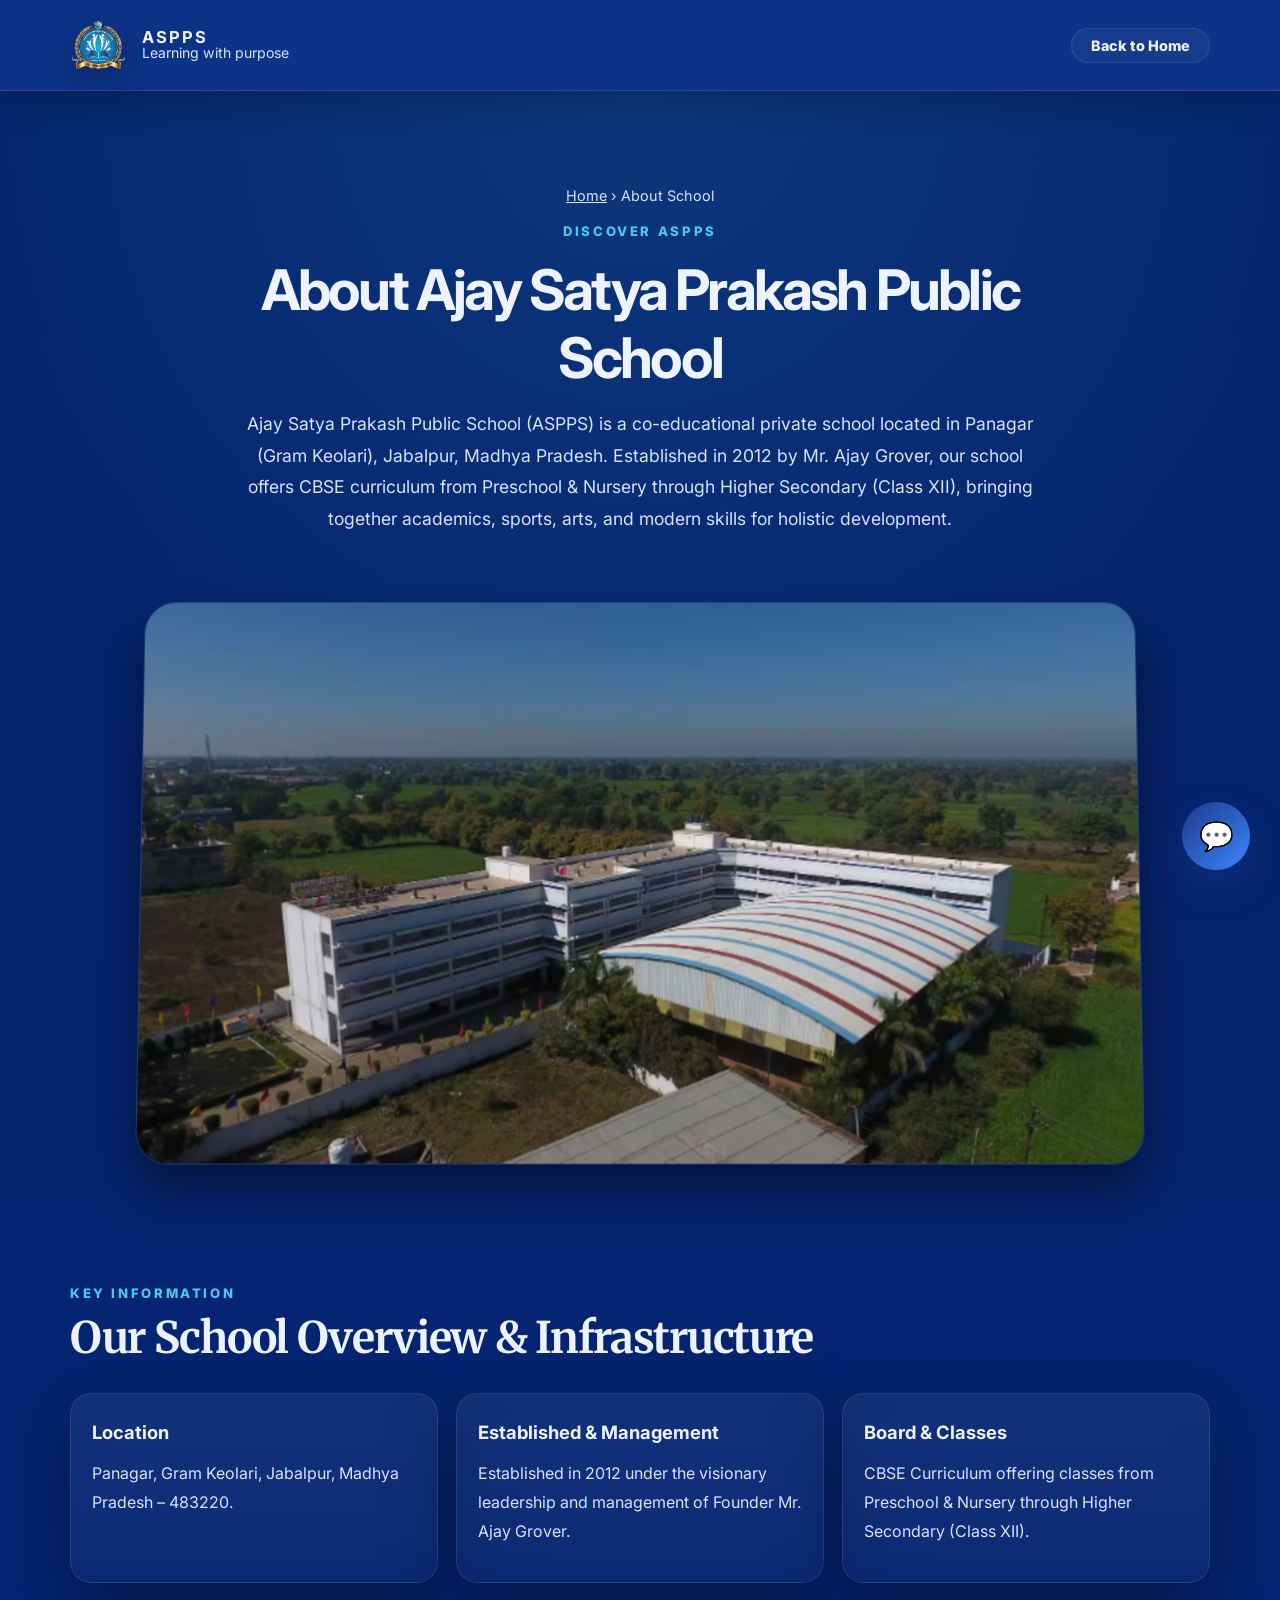
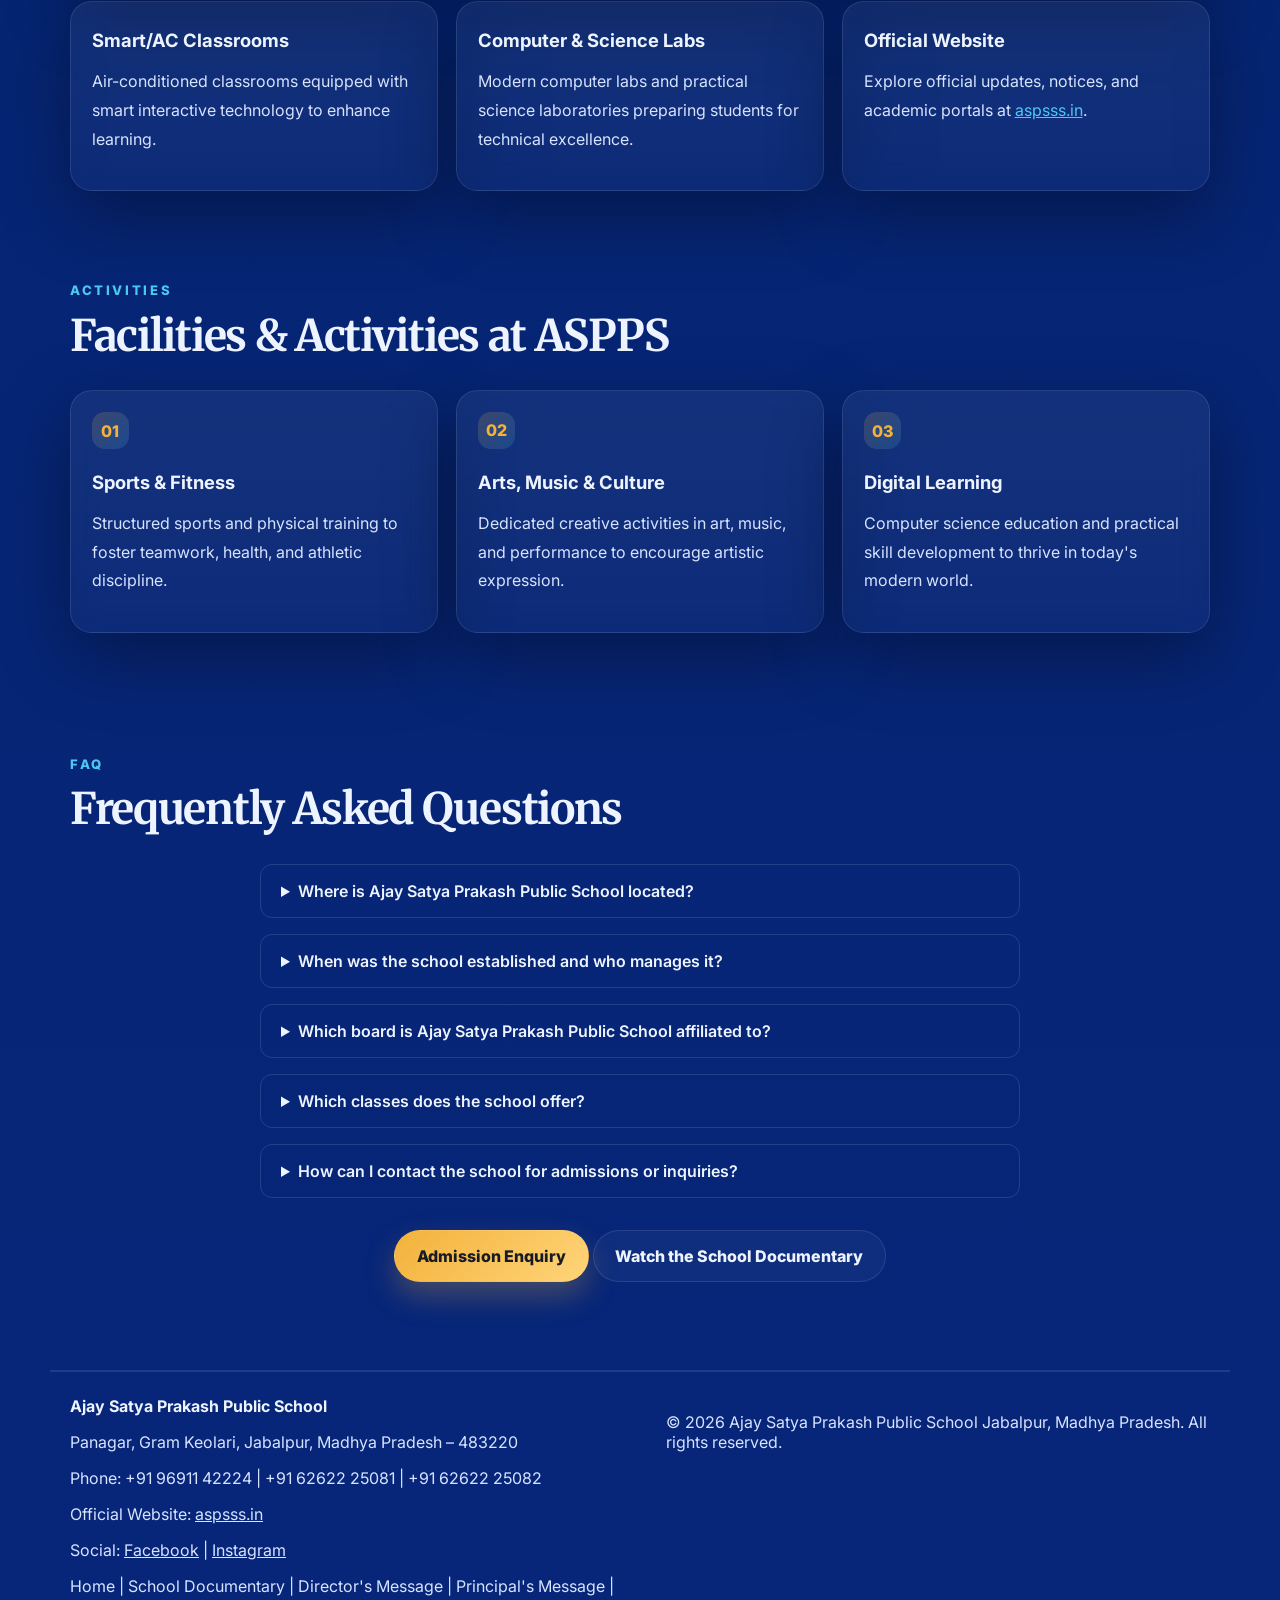
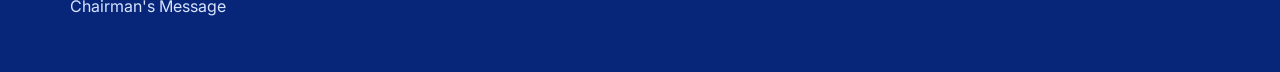
<file: school_info_page.html>
<!DOCTYPE html>
<html lang="en-IN">
<head>
  <meta charset="UTF-8">
  <meta name="viewport" content="width=device-width, initial-scale=1.0">
  <title>About Our School & Campus | Ajay Satya Prakash Public School</title>
  <meta name="description" content="Learn about Ajay Satya Prakash Public School (ASPPS), a co-educational private CBSE school in Panagar (Gram Keolari), Jabalpur. Offering Preschool & Nursery through Higher Secondary (Class XII).">
  <meta name="robots" content="index, follow, max-image-preview:large">
  <meta name="theme-color" content="#1e3a8a">
  <link rel="canonical" href="https://www.ajaysatyaprakashschool.in/school_info_page.html">
  <link rel="icon" href="images/logoo.png" type="image/png">
  <link rel="apple-touch-icon" href="images/logoo.png">

  <!-- Open Graph (WhatsApp / Facebook previews) -->
  <meta property="og:type" content="website">
  <meta property="og:site_name" content="Ajay Satya Prakash Public School">
  <meta property="og:locale" content="en_IN">
  <meta property="og:url" content="https://www.ajaysatyaprakashschool.in/campus-info.html">
  <meta property="og:title" content="About Our School & Campus | Ajay Satya Prakash Public School">
  <meta property="og:description" content="CBSE co-educational private school in Panagar, Jabalpur offering Preschool & Nursery through Class XII. Established in 2012 by Mr. Ajay Grover.">
  <meta property="og:image" content="https://aspsss.in/images/aspps_one.jpg">
  <meta property="og:image:alt" content="Ajay Satya Prakash Public School campus, Panagar, Jabalpur">
  <meta name="twitter:card" content="summary_large_image">
  <meta name="twitter:title" content="About Our School & Campus | Ajay Satya Prakash Public School">
  <meta name="twitter:description" content="CBSE school in Panagar, Jabalpur offering Preschool & Nursery through Class XII.">
  <meta name="twitter:image" content="https://aspsss.in/images/aspps_one.jpg">

  <link rel="preconnect" href="https://fonts.googleapis.com">
  <link rel="preconnect" href="https://fonts.gstatic.com" crossorigin>
  <link href="https://fonts.googleapis.com/css2?family=Inter:wght@400;500;600;700;800&amp;family=Merriweather:wght@700;900&amp;display=swap" rel="stylesheet">
  <link rel="stylesheet" href="style.min.css">
  <style>
    .page-header {
      padding: 6rem 1.25rem 3rem;
      text-align: center;
      background: radial-gradient(circle at top, rgba(76, 201, 240, 0.12), transparent 60%);
    }
    .page-header p {
      max-width: 800px;
      margin: 0 auto;
      font-size: 1.1rem;
      line-height: 1.8;
      color: var(--muted);
    }
    .breadcrumb { font-size: 0.9rem; margin-bottom: 1rem; color: var(--muted); }
    .breadcrumb a { color: inherit; text-decoration: underline; }
    .faq { max-width: 800px; margin: 0 auto; padding: 0 1.25rem; }
    .faq details { margin-bottom: 1rem; padding: 1rem 1.25rem; border: 1px solid rgba(255,255,255,0.12); border-radius: 12px; }
    .faq summary { cursor: pointer; font-weight: 600; }
    .faq details p { margin-top: 0.75rem; line-height: 1.7; }
  </style>

  <!-- Structured data -->
   <script type="application/ld+json">
  {
    "@context": "https://schema.org",
    "@graph": [
      {
        "@type": "School",
        "@id": "https://www.ajaysatyaprakashschool.in/#school",
        "name": "Ajay Satya Prakash Public School",
        "alternateName": "ASPPS",
        "url": "https://www.ajaysatyaprakashschool.in/",
        "foundingDate": "2012",
        "founder": {
          "@type": "Person",
          "name": "Mr. Ajay Grover"
        },
        "address": {
          "@type": "PostalAddress",
          "streetAddress": "Panagar, Gram Keolari",
          "addressLocality": "Jabalpur",
          "addressRegion": "Madhya Pradesh",
          "postalCode": "483220",
          "addressCountry": "IN"
        },
        "telephone": ["+91 96911 42224", "+91 62622 25081", "+91 62622 25082"],
        "sameAs": [
          "https://www.facebook.com/ajaysatyaprakashpublicschool",
          "https://www.instagram.com/ajay_satyaprakash_school/?hl=en"
        ]
      },
      {
        "@type": "AboutPage",
        "@id": "https://www.ajaysatyaprakashschool.in/campus-info.html#webpage",
        "url": "https://www.ajaysatyaprakashschool.in/campus-info.html",
        "name": "About Our School & Campus | Ajay Satya Prakash Public School",
        "inLanguage": "en-IN",
        "isPartOf": { "@id": "https://www.ajaysatyaprakashschool.in/#website" },
        "about": { "@id": "https://www.ajaysatyaprakashschool.in/#school" },
        "breadcrumb": { "@id": "https://www.ajaysatyaprakashschool.in/campus-info.html#breadcrumb" }
      },
      {
        "@type": "BreadcrumbList",
        "@id": "https://www.ajaysatyaprakashschool.in/campus-info.html#breadcrumb",
        "itemListElement": [
          { "@type": "ListItem", "position": 1, "name": "Home", "item": "https://www.ajaysatyaprakashschool.in/" },
          { "@type": "ListItem", "position": 2, "name": "About School", "item": "https://www.ajaysatyaprakashschool.in/campus-info.html" }
        ]
      }
    ]
  }
  </script>
</head>
<body>
  <header class="site-header">
    <nav class="nav" aria-label="Main navigation">
      <a class="brand" href="/" aria-label="Ajay Satya Prakash Public School home">
        <img src="images/logoo.png" alt="Ajay Satya Prakash Public School logo" class="brand__logo">
        <span class="brand__text">
          <strong>ASPPS</strong>
          <small>Learning with purpose</small>
        </span>
      </a>
      <a class="btn btn--ghost" href="/" style="padding: 0.5rem 1.2rem; font-size: 0.9rem;">Back to Home</a>
    </nav>
  </header>

  <main id="campus-info">
    <section class="page-header">
      <nav class="breadcrumb" aria-label="Breadcrumb">
        <a href="/">Home</a> &rsaquo; <span aria-current="page">About School</span>
      </nav>
      <div class="eyebrow">Discover ASPPS</div>
      <h1 class="hero__title" style="font-size: clamp(2.2rem, 5vw, 3.5rem); margin: 1rem auto; max-width: 22ch; color: var(--text);">
        About Ajay Satya Prakash Public School
      </h1>
      <p>
        Ajay Satya Prakash Public School (ASPPS) is a co-educational private school located in Panagar (Gram Keolari), Jabalpur, Madhya Pradesh.
        Established in 2012 by Mr. Ajay Grover, our school offers CBSE curriculum from Preschool &amp; Nursery through Higher Secondary (Class XII), bringing together academics, sports, arts, and modern skills for holistic development.
      </p>

      <div style="margin-top: 4rem; max-width: 1000px; margin-left: auto; margin-right: auto; position: relative;">
        <div style="border-radius: 2rem; overflow: hidden; box-shadow: 0 25px 50px rgba(0,0,0,0.5); border: 1px solid rgba(255,255,255,0.1); transform: perspective(1000px) rotateX(2deg); transition: transform 0.5s ease;">
          <img src="images/as.png" alt="Campus of Ajay Satya Prakash Public School, Panagar, Jabalpur" fetchpriority="high" decoding="async" style="width: 100%; height: auto; object-fit: cover; aspect-ratio: 16/9;">
        </div>
      </div>
    </section>

    <section class="section">
      <div class="section__heading">
        <span class="section__eyebrow">Key Information</span>
        <h2>Our School Overview &amp; Infrastructure</h2>
      </div>
      <div class="feature-grid">
        <article class="feature-card">
          <h3>Location</h3>
          <p>Panagar, Gram Keolari, Jabalpur, Madhya Pradesh – 483220.</p>
        </article>
        <article class="feature-card">
          <h3>Established &amp; Management</h3>
          <p>Established in 2012 under the visionary leadership and management of Founder Mr. Ajay Grover.</p>
        </article>
        <article class="feature-card">
          <h3>Board &amp; Classes</h3>
          <p>CBSE Curriculum offering classes from Preschool &amp; Nursery through Higher Secondary (Class XII).</p>
        </article>
        <article class="feature-card">
          <h3>Smart/AC Classrooms</h3>
          <p>Air-conditioned classrooms equipped with smart interactive technology to enhance learning.</p>
        </article>
        <article class="feature-card">
          <h3>Computer &amp; Science Labs</h3>
          <p>Modern computer labs and practical science laboratories preparing students for technical excellence.</p>
        </article>
        <article class="feature-card">
          <h3>Official Website</h3>
          <p>Explore official updates, notices, and academic portals at <a href="https://aspsss.in" target="_blank" rel="noopener" style="color:var(--accent-2); text-decoration:underline;">aspsss.in</a>.</p>
        </article>
      </div>
    </section>

    <section class="section section--split" style="padding-top: 1rem; padding-bottom: 3rem;">
      <div class="section__heading section__heading--left">
        <span class="section__eyebrow">Activities</span>
        <h2>Facilities &amp; Activities at ASPPS</h2>
      </div>
      <div class="cards-grid">
        <article class="program-card">
          <div class="program-card__index">01</div>
          <h3>Sports &amp; Fitness</h3>
          <p>Structured sports and physical training to foster teamwork, health, and athletic discipline.</p>
        </article>
        <article class="program-card">
          <div class="program-card__index">02</div>
          <h3>Arts, Music &amp; Culture</h3>
          <p>Dedicated creative activities in art, music, and performance to encourage artistic expression.</p>
        </article>
        <article class="program-card">
          <div class="program-card__index">03</div>
          <h3>Digital Learning</h3>
          <p>Computer science education and practical skill development to thrive in today's modern world.</p>
        </article>
      </div>
    </section>

    <section class="section">
      <div class="section__heading">
        <span class="section__eyebrow">FAQ</span>
        <h2>Frequently Asked Questions</h2>
      </div>
      <div class="faq">
        <details>
          <summary>Where is Ajay Satya Prakash Public School located?</summary>
          <p>The school is located at Panagar, Gram Keolari, Jabalpur, Madhya Pradesh – 483220.</p>
        </details>
        <details>
          <summary>When was the school established and who manages it?</summary>
          <p>The school was established in 2012 and is managed under the leadership of Mr. Ajay Grover.</p>
        </details>
        <details>
          <summary>Which board is Ajay Satya Prakash Public School affiliated to?</summary>
          <p>The school follows the CBSE (Central Board of Secondary Education) curriculum.</p>
        </details>
        <details>
          <summary>Which classes does the school offer?</summary>
          <p>ASPPS offers education from Preschool &amp; Nursery through Higher Secondary (Class XII).</p>
        </details>
        <details>
          <summary>How can I contact the school for admissions or inquiries?</summary>
          <p>
            You can call us directly at 
            <a href="tel:+919691142224">+91 96911 42224</a>, 
            <a href="tel:+916262225081">+91 62622 25081</a>, or 
            <a href="tel:+916262225082">+91 62622 25082</a>. 
            You can also visit our official website at <a href="https://aspsss.in" target="_blank" rel="noopener">aspsss.in</a>.
          </p>
        </details>
      </div>
      <p style="text-align:center; margin-top:2rem;">
        <a class="btn btn--primary" href="/#contact">Admission Enquiry</a>
        <a class="btn btn--ghost" href="documentary.html">Watch the School Documentary</a>
      </p>
    </section>
  </main>

  <footer class="site-footer">
    <div>
      <strong>Ajay Satya Prakash Public School</strong>
      <address style="font-style:normal">
        <p>Panagar, Gram Keolari, Jabalpur, Madhya Pradesh – 483220</p>
        <p>
          Phone: 
          <a href="tel:+919691142224" style="color:inherit">+91 96911 42224</a> | 
          <a href="tel:+916262225081" style="color:inherit">+91 62622 25081</a> | 
          <a href="tel:+916262225082" style="color:inherit">+91 62622 25082</a>
        </p>
        <p>
          Official Website: <a href="https://aspsss.in" target="_blank" rel="noopener" style="color:inherit; text-decoration:underline;">aspsss.in</a>
        </p>
      </address>
      <nav aria-label="Social and Footer links">
        <p>
          Social: 
          <a href="https://www.facebook.com/ajaysatyaprakashpublicschool" target="_blank" rel="noopener" style="color:inherit; text-decoration:underline;">Facebook</a> | 
          <a href="https://www.instagram.com/ajay_satyaprakash_school/?hl=en" target="_blank" rel="noopener" style="color:inherit; text-decoration:underline;">Instagram</a>
        </p>
        <p style="margin-top:0.5rem;">
          <a href="/" style="color:inherit">Home</a> |
          <a href="documentary.html" style="color:inherit">School Documentary</a> |
          <a href="director-message.html" style="color:inherit">Director's Message</a> |
          <a href="principal-message.html" style="color:inherit">Principal's Message</a> |
          <a href="chairman-message.html" style="color:inherit">Chairman's Message</a>
        </p>
      </nav>
    </div>
    <p>&copy; 2026 Ajay Satya Prakash Public School Jabalpur, Madhya Pradesh. All rights reserved.</p>
  </footer>
  <link rel="stylesheet" href="assets/chatbot/chatbot.css">
  <div id="aspps-ai"></div>
  <script src="assets/chatbot/chatbot.js"></script>
</body>
</html>
</file>
<file: assets/chatbot/chatbot.css>
/* ===== Realistic Modern AI Bot Styles & Typewriter ===== */
.ai-chatbot{
  position: fixed;
  right: 30px;
  bottom: 30px;
  z-index: 99999;
  font-family: Inter, system-ui, -apple-system, sans-serif;
}

.ai-button{
  width: 68px;
  height: 68px;
  border: 0;
  border-radius: 50%;
  cursor: pointer;
  font-size: 28px;
  display: grid;
  place-items: center;
  color: #fff;
  background: linear-gradient(135deg, #1e3a8a, #3a86ff);
  box-shadow: 0 16px 35px rgba(30,58,138,0.4);
  transition: transform .3s ease, box-shadow .3s ease;
}

.ai-button:hover{
  transform: translateY(-4px) scale(1.06);
  box-shadow: 0 20px 45px rgba(58,134,255,0.45);
}

.ai-window{
  width: min(390px, calc(100vw - 30px));
  height: min(620px, calc(100vh - 120px));
  position: absolute;
  right: 0;
  bottom: 85px;
  display: none;
  flex-direction: column;
  overflow: hidden;
  border: 1px solid rgba(255, 255, 255, 0.15);
  border-radius: 20px;
  background: linear-gradient(180deg, rgba(15, 23, 42, 0.95), rgba(30, 41, 59, 0.9));
  backdrop-filter: blur(20px);
  -webkit-backdrop-filter: blur(20px);
  box-shadow: 0 25px 60px rgba(0, 0, 0, 0.5);
  color: #f8fafc;
}

.ai-window.show{
  display: flex;
  animation: aiPop .25s cubic-bezier(0.16, 1, 0.3, 1);
}

.ai-header{
  display: flex;
  align-items: center;
  justify-content: space-between;
  padding: 1rem 1.2rem;
  border-bottom: 1px solid rgba(255, 255, 255, 0.08);
  background: rgba(255, 255, 255, 0.03);
}

.ai-title{
  font-weight: 700;
  font-size: 0.9rem;
  letter-spacing: 0.04em;
  display: flex;
  align-items: center;
  gap: 0.6rem;
}

.ai-title::before{
  content: "";
  width: 8px;
  height: 8px;
  border-radius: 50%;
  background: #4cc9f0;
  box-shadow: 0 0 12px #4cc9f0;
}

.ai-header button{
  border: 0;
  background: rgba(255, 255, 255, 0.08);
  color: #fff;
  width: 2rem;
  height: 2rem;
  border-radius: 50%;
  cursor: pointer;
  font-size: 0.95rem;
  transition: background .2s ease;
}

.ai-header button:hover{
  background: rgba(255, 255, 255, 0.2);
}

.ai-body{
  flex: 1;
  overflow-y: auto;
  padding: 1.2rem;
  display: flex;
  flex-direction: column;
  gap: 0.85rem;
  scroll-behavior: smooth;
}

.bot-message, .user-message{
  max-width: 88%;
  padding: 0.85rem 1rem;
  border-radius: 1rem;
  line-height: 1.6;
  font-size: 0.9rem;
  word-wrap: break-word;
}

.bot-message{
  align-self: flex-start;
  background: rgba(255, 255, 255, 0.07);
  border: 1px solid rgba(255, 255, 255, 0.06);
  border-top-left-radius: 4px;
}

.user-message{
  align-self: flex-end;
  background: linear-gradient(135deg, #3a86ff, #2563eb);
  color: #fff;
  border-top-right-radius: 4px;
  box-shadow: 0 4px 15px rgba(58,134,255,0.3);
}

.bot-message a{
  color: #60a5fa;
  text-decoration: underline;
  text-underline-offset: 2px;
}
.bot-message a:hover{ color: #93c5fd; }
.bot-message strong{ color: #ffffff; }

/* Horizontal category buttons layout */
.ai-suggestions{
  display: flex;
  flex-wrap: nowrap;
  overflow-x: auto;
  gap: 0.5rem;
  padding: 0.75rem 1rem;
  background: rgba(15, 23, 42, 0.6);
  border-top: 1px solid rgba(255, 255, 255, 0.06);
  scrollbar-width: none;
  flex-shrink: 0;
}
.ai-suggestions::-webkit-scrollbar{ display: none; }

.ai-suggestions button{
  border: 1px solid rgba(76, 201, 240, 0.25);
  background: rgba(76, 201, 240, 0.08);
  color: #e2e8f0;
  border-radius: 999px;
  padding: 0.45rem 0.85rem;
  font-size: 0.8rem;
  white-space: nowrap;
  cursor: pointer;
  flex-shrink: 0;
  transition: all 0.2s ease;
}

.ai-suggestions button:hover{
  background: rgba(76, 201, 240, 0.2);
  border-color: rgba(76, 201, 240, 0.5);
  transform: translateY(-1px);
}

/* Typewriter Cursor */
.ai-cursor{
  display: inline-block;
  color: #38bdf8;
  font-weight: bold;
  margin-left: 2px;
  animation: aiBlink 0.7s infinite;
}

@keyframes aiBlink{
  0%, 100% { opacity: 1; }
  50% { opacity: 0; }
}

@keyframes aiPop{
  from{ opacity: 0; transform: translateY(12px) scale(0.95); }
  to{ opacity: 1; transform: translateY(0) scale(1); }
}

/* Typing indicator dots */
.ai-typing{ display: flex; gap: 0.3rem; align-items: center; padding: 0.8rem 1rem; }
.ai-typing span{ width: 6px; height: 6px; border-radius: 50%; background: #94a3b8; animation: aiDot 1s infinite ease-in-out; }
.ai-typing span:nth-child(2){ animation-delay: 0.15s; }
.ai-typing span:nth-child(3){ animation-delay: 0.3s; }
@keyframes aiDot{ 0%, 80%, 100%{ opacity: 0.3; transform: translateY(0); } 40%{ opacity: 1; transform: translateY(-4px); } }
</file>
<file: style.min.css>
:root{--bg: #04236b;--bg-2:#07267a;--panel:#0f1d34;--panel-2:#13264a;--text:#edf4ff;--muted:#d7e3ff;--accent:#f3b23b;--accent-2:#4cc9f0;--accent-3:#8b5cf6;--line:rgba(255,255,255,.10);--shadow:0 24px 70px rgba(0,0,0,.34)}*{box-sizing:border-box}html{scroll-behavior:smooth}body{margin:0;font-family:Inter,system-ui,sans-serif;background:linear-gradient(180deg,var(--bg) 0%,var(--bg-2) 100%);color:var(--text)}a{color:inherit;text-decoration:none}img{max-width:100%;display:block}.site-header{position:sticky;top:0;z-index:20;background:rgba(16, 57, 145, 0.78);backdrop-filter:blur(18px);border-bottom:1px solid var(--line);box-shadow:0 10px 35px rgba(0,0,0,.2)}.topbar{display:flex;gap:1rem;justify-content:center;flex-wrap:wrap;padding:.7rem 1rem;font-size:.86rem;color:var(--muted);border-bottom:1px solid var(--line);background:linear-gradient(90deg,rgba(255,255,255,.08),rgba(255,255,255,.03))}.nav{max-width:1180px;margin:0 auto;display:flex;align-items:center;justify-content:space-between;gap:1rem;padding:1rem 1.25rem}.brand{display:flex;align-items:center;gap:.85rem}.brand__logo{width:58px;height:58px;object-fit:contain;filter:drop-shadow(0 12px 18px rgba(0,0,0,.28))}.brand__text{display:flex;flex-direction:column;line-height:1.05}.brand__text strong{font-size:1.03rem;letter-spacing:.12em;text-transform:uppercase}.brand__text small{color:var(--muted);font-size:.88rem}.nav__toggle{display:none;border:1px solid var(--line);background:linear-gradient(180deg,rgba(255,255,255,.08),rgba(255,255,255,.04));color:var(--text);padding:.82rem 1rem;border-radius:999px;box-shadow:0 10px 24px rgba(0,0,0,.18)}.nav__links{display:flex;align-items:center;gap:1rem;font-weight:700;color:var(--text)}.nav-item,.nav-link--simple{position:relative}.nav-link{border:0;background:transparent;color:inherit;font:inherit;font-weight:700;padding:.55rem .35rem;cursor:pointer}.nav-link--pill{padding:.75rem 1rem;border-radius:999px;background:linear-gradient(135deg,rgba(76,201,240,.18),rgba(243,178,59,.16));border:1px solid var(--line)}.nav-link--simple{padding:.55rem .35rem}.nav-item{display:flex;align-items:center}.dropdown{position:absolute;top:calc(100% + .6rem);left:0;display:none;min-width:230px;padding:.6rem;background:rgba(10,16,29,.96);border:1px solid var(--line);border-radius:1rem;box-shadow:var(--shadow);backdrop-filter:blur(16px);z-index:30}.dropdown--right{left:auto;right:0}.nav-item--open .dropdown{display:grid}.dropdown a{padding:.7rem .8rem;border-radius:.7rem;color:var(--text);font-weight:600}.dropdown a:hover{background:rgba(223,6,6,.904)}.nav__links a:after,.nav-link--simple:after{content:"";position:absolute;left:.35rem;bottom:.15rem;width:0;height:2px;background:linear-gradient(90deg,var(--accent),var(--accent-2));transition:width .25s ease}.nav__links a:hover:after,.nav-link--simple:hover:after{width:calc(100% - .7rem)}.hero{max-width:1180px;margin:0 auto;padding:4.2rem 1.25rem 2rem;display:grid;grid-template-columns:1.05fr .95fr;gap:2.2rem;align-items:center;min-height:calc(100vh - 110px)}.eyebrow,.section__eyebrow{display:inline-flex;align-items:center;gap:.5rem;font-size:.82rem;font-weight:800;letter-spacing:.2em;text-transform:uppercase;color:var(--accent-2)}.hero h1,.section__heading h2,.cta-panel h2{font-family:"Merriweather",Georgia,serif;line-height:1.02;margin:.9rem 0 1rem;color:var(--text)}.hero__title{font-size:clamp(2.9rem,5.6vw,5.6rem);max-width:7.6ch;letter-spacing:-.05em}.hero__title span{display:block}.hero__title span:nth-child(3){color:#58b8ff}.hero p,.section__heading p,.life-item p,.program-card p,.feature-card p,.cta-panel p{color:var(--muted);line-height:1.8;font-size:1rem}.hero__actions{display:flex;gap:1rem;flex-wrap:wrap;margin:2rem 0}.btn{display:inline-flex;align-items:center;justify-content:center;padding:.95rem 1.35rem;border-radius:999px;font-weight:800;border:1px solid transparent;transition:transform .2s ease,box-shadow .2s ease,background .2s ease}.btn:hover{transform:translateY(-2px)}.btn--primary{background:linear-gradient(135deg,var(--accent),#ffd479);color:#161b25;box-shadow:0 14px 30px rgba(243,178,59,.26)}.btn--ghost{border-color:var(--line);background:rgba(255,255,255,.04);color:var(--text)}.hero__stats{display:grid;grid-template-columns:repeat(3,minmax(0,1fr));gap:1rem;margin-top:2rem}.stat,.feature-card,.program-card,.life-item,.cta-panel{background:linear-gradient(180deg,rgba(255,255,255,.06),rgba(255,255,255,.03));border:1px solid var(--line);box-shadow:var(--shadow);backdrop-filter:blur(14px)}.stat{padding:1rem 1.1rem;border-radius:1.2rem}.stat strong,.contact-grid strong{display:block;font-size:1rem;margin-bottom:.35rem;color:var(--text)}.stat span,.contact-grid span{color:var(--muted);font-size:.92rem}.hero__visual{position:relative;min-height:560px}.hero__card{border-radius:2rem;overflow:hidden;border:1px solid var(--line);box-shadow:var(--shadow)}.hero__card--main{position:absolute;inset:0;background:linear-gradient(160deg,rgba(255,255,255,.05),rgba(255,255,255,.02))}.hero__image{width:100%;height:100%;object-fit:cover}.hero__card--floating{position:absolute;right:-1rem;bottom:1.5rem;display:flex;align-items:center;gap:1rem;padding:1rem 1.1rem;border-radius:1.4rem;background:rgba(8,16,29,.88);max-width:320px;border:1px solid var(--line)}.hero__badge{width:60px;height:60px;object-fit:contain}.hero__card--floating p{margin:.2rem 0 0;color:var(--muted);font-size:.9rem}.section{max-width:1180px;margin:0 auto;padding:4.5rem 1.25rem}.section__heading{max-width:760px;margin-bottom:2rem}.section__heading--left{margin-left:0}.section__heading h2,.cta-panel h2{font-size:clamp(1.9rem,3.4vw,3rem);letter-spacing:-.03em}.feature-grid,.cards-grid,.life-grid{display:grid;gap:1.1rem}.feature-grid{grid-template-columns:repeat(3,minmax(0,1fr))}.cards-grid{grid-template-columns:repeat(3,minmax(0,1fr))}.life-grid{grid-template-columns:repeat(3,minmax(0,1fr))}.feature-card,.program-card,.life-item{border-radius:1.35rem;padding:1.3rem}.feature-card h3,.program-card h3,.life-item h3{margin:.4rem 0 .8rem;font-size:1.15rem}.program-card__index{display:inline-flex;width:2.3rem;height:2.3rem;border-radius:.8rem;align-items:center;justify-content:center;background:linear-gradient(135deg,rgba(243,178,59,.18),rgba(76,201,240,.16));color:var(--accent);font-weight:800;margin-bottom:1rem}.section--highlight{padding-top:2rem}.gallery-showcase{padding-top:1rem}.slideshow {
  position: relative;
  border-radius: 2rem;
  overflow: hidden;
  border: 1px solid var(--line);
  box-shadow: var(--shadow);
  background: linear-gradient(180deg, rgba(255,255,255,.09), rgba(255,255,255,.03));
  padding: 1rem;
}
.slideshow {
  position: relative;
  max-width: 980px;
  margin: 2rem auto;
  border-radius: 2.5rem;
  overflow: hidden;
  padding: 1.25rem;
  background: rgba(15, 29, 52, 0.6);
  border: 1px solid rgba(255, 255, 255, 0.1);
  box-shadow: 
    0 30px 60px rgba(0, 0, 0, 0.4),
    0 0 80px rgba(76, 201, 240, 0.15),
    inset 0 1px 0 rgba(255, 255, 255, 0.2);
  backdrop-filter: blur(20px);
  transform: perspective(1200px) rotateX(3deg);
  transition: transform 0.6s cubic-bezier(0.25, 1, 0.5, 1), box-shadow 0.6s ease;
}

.slideshow:hover {
  transform: perspective(1200px) rotateX(0deg) translateY(-10px);
  box-shadow: 
    0 40px 80px rgba(0, 0, 0, 0.5),
    0 0 120px rgba(76, 201, 240, 0.3),
    inset 0 1px 0 rgba(255, 255, 255, 0.4);
}

.slideshow__viewport {
  position: relative;
  width: 100%;
  height: auto;
  aspect-ratio: 16 / 9;
  border-radius: 1.8rem;
  overflow: hidden;
  background: #050a12;
  box-shadow: inset 0 0 30px rgba(0,0,0,0.9), 0 15px 35px rgba(0,0,0,0.6);
  border: 1px solid rgba(255, 255, 255, 0.06);
}

.slide {
  position: absolute;
  inset: 0;
  opacity: 0;
  transform: scale(1.15) rotateY(12deg);
  transition: opacity 0.8s cubic-bezier(0.25, 1, 0.5, 1), transform 0.8s cubic-bezier(0.25, 1, 0.5, 1);
  pointer-events: none;
  padding: 0;
}

.slide.is-active {
  opacity: 1;
  transform: scale(1) rotateY(0deg);
  pointer-events: auto;
  z-index: 1;
}

.slide img {
  width: 100%;
  height: 100%;
  object-fit: contain;
  object-position: center center;
  background: transparent;
  filter: drop-shadow(0 20px 40px rgba(0,0,0,0.6));
}

.slideshow__btn {
  position: absolute;
  top: 50%;
  transform: translateY(-50%);
  width: 3.8rem;
  height: 3.8rem;
  border: 1px solid rgba(255, 255, 255, 0.15);
  border-radius: 50%;
  background: rgba(255, 255, 255, 0.08);
  backdrop-filter: blur(12px);
  color: rgba(255, 255, 255, 0.9);
  font-size: 1.5rem;
  cursor: pointer;
  z-index: 3;
  display: grid;
  place-items: center;
  transition: all 0.4s cubic-bezier(0.34, 1.56, 0.64, 1);
  box-shadow: 0 10px 25px rgba(0,0,0,0.4);
}

.slideshow__btn:hover {
  background: var(--accent-2);
  color: #000;
  transform: translateY(-50%) scale(1.15);
  box-shadow: 0 0 35px var(--accent-2);
  border-color: transparent;
}

.slideshow__btn--prev {
  left: 1.5rem;
}

.slideshow__btn--next {
  right: 1.5rem;
}

.slideshow__dots {
  position: absolute;
  left: 50%;
  bottom: 2rem;
  transform: translateX(-50%);
  display: flex;
  gap: 0.8rem;
  z-index: 3;
  padding: 0.7rem 1.4rem;
  background: rgba(0,0,0,0.5);
  border-radius: 999px;
  backdrop-filter: blur(16px);
  border: 1px solid rgba(255, 255, 255, 0.08);
}

.slideshow__dots button {
  width: 2.2rem;
  height: 0.4rem;
  border: 0;
  border-radius: 999px;
  background: rgba(255, 255, 255, 0.3);
  cursor: pointer;
  padding: 0;
  transition: all 0.4s cubic-bezier(0.25, 1, 0.5, 1);
}

.slideshow__dots button:hover {
  background: rgba(255, 255, 255, 0.9);
  transform: scaleY(1.2);
}

.slideshow__dots button.is-active {
  background: var(--accent-2);
  width: 4rem;
  box-shadow: 0 0 18px var(--accent-2);
}

.section--cta {
  padding-bottom: 5.5rem;
}

.cta-panel {
  border-radius: 2rem;
  padding: 1.5rem;
  display: grid;
  grid-template-columns: 1.2fr 0.8fr;
  gap: 1.5rem;
}

.contact-grid {
  display: grid;
  gap: 1rem;
}

.contact-grid div {
  padding: 1rem 1.05rem;
  border-radius: 1rem;
  background: rgba(233, 34, 34, 0.04);
  border: 1px solid var(--line);
}

.site-footer {
  max-width: 1180px;
  margin: 0 auto;
  padding: 1.5rem 1.25rem 2.5rem;
  color: var(--muted);
  display: flex;
  justify-content: space-between;
  gap: 1rem;
  border-top: 2px solid var(--line);
}

.site-footer strong {
  color: var(--text);
}

/* --- Responsive Media Queries --- */

@media (max-width: 980px) {
  .hero,
  .cta-panel {
    grid-template-columns: 1fr;
  }
  
  .hero {
    padding-top: 2rem;
  }
  
  .hero__visual {
    min-height: 420px;
  }
  
  /* .slideshow__viewport min-height removed */
  
  .feature-grid,
  .cards-grid,
  .life-grid {
    grid-template-columns: repeat(2, minmax(0, 1fr));
  }
  
  .site-footer {
    flex-direction: column;
  }
}

@media (max-width: 720px) {
  .nav {
    flex-wrap: wrap;
  }
  
  .nav__toggle {
    display: inline-flex;
  }
  
  .nav__links {
    display: none;
    width: 100%;
    flex-direction: column;
    align-items: flex-start;
    padding: 1rem 0 0;
  }
  
  .nav__links--open {
    display: flex;
  }
  
  .nav-item {
    width: 100%;
    flex-direction: column;
    align-items: flex-start;
  }
  
  .dropdown {
    position: static;
    display: none;
    width: 100%;
    margin-top: 0.5rem;
  }
  
  .nav-item--open .dropdown {
    display: grid;
  }
  
  .hero__stats,
  .feature-grid,
  .cards-grid,
  .life-grid {
    grid-template-columns: 1fr;
  }
  
  .hero {
    padding-top: 1rem;
  }
  
  .hero__visual {
    min-height: 360px;
  }
  
  .hero__card--floating {
    left: 1rem;
    right: 1rem;
    max-width: none;
  }
  
  /* .slideshow__viewport min-height removed */
  
  .slideshow__btn {
    width: 2.5rem;
    height: 2.5rem;
    font-size: 1.4rem;
  }
  
  .topbar {
    display: none;
  }
  
  .site-footer {
    font-size: 0.95rem;
  }
}
.video-stage {
  width: 60%;
  max-width: 1140px;      /* Keeps the elegant boundary aligned with your layout grid */
  margin: 3rem auto 0 auto;
  perspective: 1200px;    /* Preserves the premium 3D depth backdrop */
}

.video-3d-card {
  position: relative;
  width: 60%;
  border-radius: 2rem;
  overflow: hidden;
  border: 1px solid rgba(255, 255, 255, 0.15);
  background: #071530;
  
  /* Retains the clean 3D tilting baseline perspective plane */
  transform: rotateX(6deg) translateY(5px);
  transform-style: preserve-3d;
  box-shadow: 
    0 15px 35px rgba(0, 0, 0, 0.4),
    0 30px 60px rgba(4, 35, 107, 0.25),
    inset 0 1px 0 rgba(255, 255, 255, 0.2);
    
  transition: transform 0.6s cubic-bezier(0.25, 1, 0.5, 1), box-shadow 0.6s ease;
}

.documentary-video {
  display: block;
  width: 100%;
  height: auto;           /* CRITICAL: Allows height to adapt automatically to the video file */
  max-height: 75vh;       /* Prevents vertical videos from overflowing down past your screen */
  object-fit: contain;    /* Prevents any pixel distortion or squishing */
  background: #000;       /* Adds clean presentation borders if needed */
  z-index: 1;
}

/* --- 3D CINEMATIC VIDEO SECTION STYLES --- */

/* Subtle glassmorphism ambient light reflection overlay layer */
.video-3d-overlay {
  position: absolute;
  inset: 0;
  pointer-events: none;
  z-index: 2;
  background: linear-gradient(
    135deg, 
    rgba(255, 255, 255, 0.08) 0%, 
    rgba(255, 255, 255, 0) 50%, 
    rgba(0, 0, 0, 0.15) 100%
  );
  transition: opacity 0.5s ease;
}

/* --- Interactive Hover Effects --- */

/* On hovering the video container, it glides forward up the 3D plane */
.video-stage:hover .video-3d-card {
  transform: rotateX(0deg) translateY(-8px) scale(1.02);
  box-shadow: 
    0 25px 50px rgba(0, 0, 0, 0.5),
    0 40px 80px rgba(88, 184, 255, 0.15),
    inset 0 1px 0 rgba(255, 255, 255, 0.3);
}

.video-stage:hover .video-3d-overlay {
  opacity: 0.4;
}

/* Mobile Responsiveness adjustment */
@media (max-width: 720px) {
  .video-3d-card {
    /* Flatten 3D angles slightly on smaller display viewport ratios */
    transform: rotateX(3deg) translateY(0);
    border-radius: 1.25rem;
  }
  .video-stage:hover .video-3d-card {
    transform: rotateX(0deg) translateY(-3px) scale(1.01);
  }

  /* Insane Slideshow Mobile Fixes */
  .slideshow {
    padding: 0.75rem;
    border-radius: 1.5rem;
    transform: perspective(1000px) rotateX(0deg); /* Flatten on mobile for clarity */
    margin: 1rem 0;
  }
  .slideshow:hover {
    transform: perspective(1000px) rotateX(0deg) translateY(-2px);
  }
  .slideshow__viewport {
    aspect-ratio: 1 / 1; /* Taller ratio for posters so they aren't tiny */
    border-radius: 1rem;
  }
  .slideshow__btn {
    width: 2.8rem;
    height: 2.8rem;
    font-size: 1.2rem;
  }
  .slideshow__btn--prev { left: 0.5rem; }
  .slideshow__btn--next { right: 0.5rem; }
  .slideshow__dots {
    bottom: 0.8rem;
    padding: 0.5rem 1rem;
    gap: 0.5rem;
  }
  .slideshow__dots button {
    width: 1.5rem;
  }
  .slideshow__dots button.is-active {
    width: 2.5rem;
  }
}
</file>
